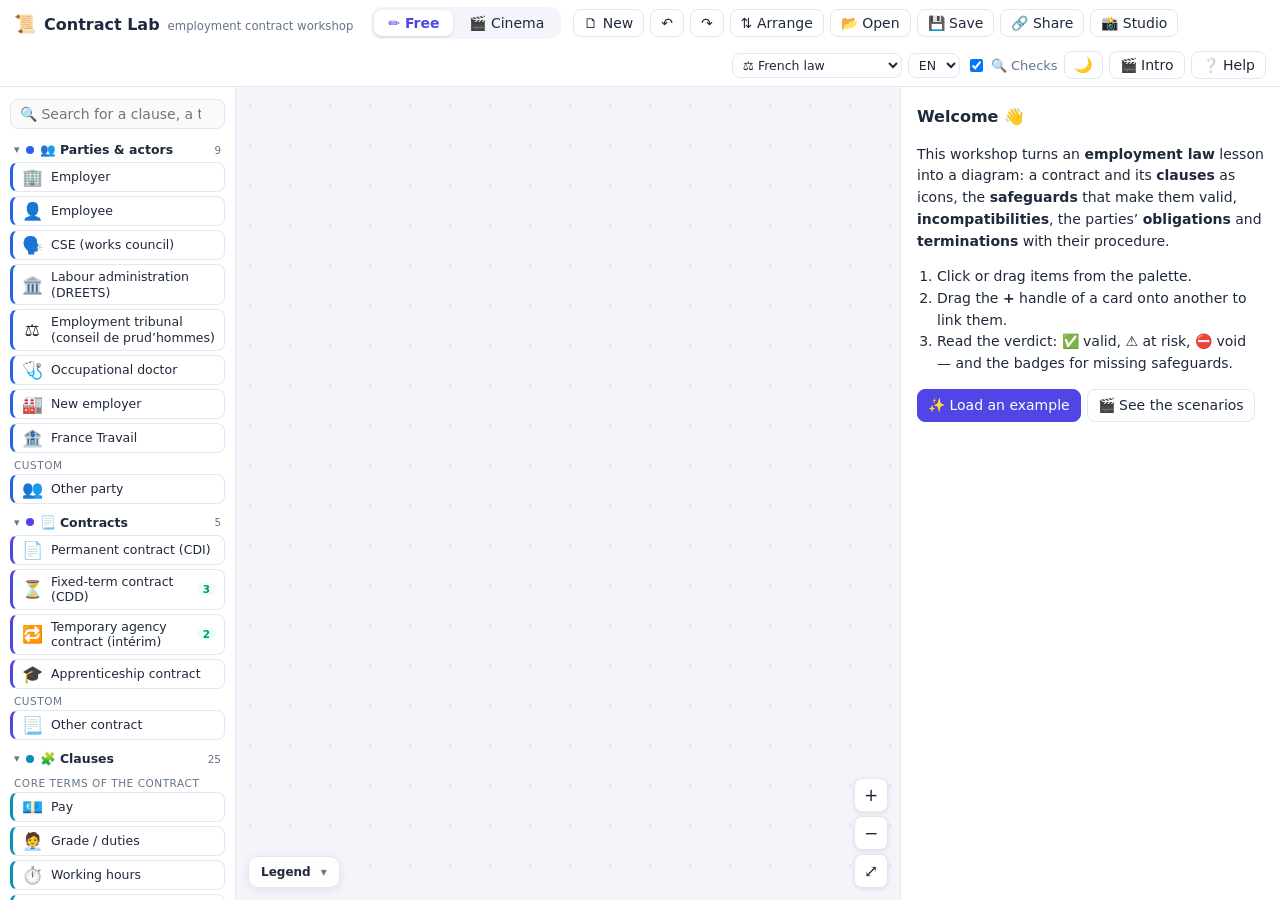
<file: index.html>
<!doctype html>
<html lang="fr">
<head>
<meta charset="utf-8">
<meta name="viewport" content="width=device-width, initial-scale=1">
<title>Contract Lab — atelier contrat de travail</title>
<meta name="description" content="Atelier pédagogique gratuit pour visualiser le contrat de travail : clauses en icônes, garde-fous qui les rendent valables, incompatibilités, obligations des parties, ruptures et leurs procédures. Scénarios animés pas à pas et quiz pour la classe.">
<link rel="canonical" href="https://edu-fpar.github.io/contract-lab/">
<link rel="alternate" hreflang="fr" href="https://edu-fpar.github.io/contract-lab/">
<link rel="alternate" hreflang="en" href="https://edu-fpar.github.io/contract-lab/en/">
<link rel="alternate" hreflang="es" href="https://edu-fpar.github.io/contract-lab/es/">
<!-- Aperçus de partage : ici en français ; /en/ et /es/ ont les leurs (visuels/<langue>/og.png, voir visuels/README.md) -->
<link rel="icon" href="data:image/svg+xml,%3Csvg xmlns='http://www.w3.org/2000/svg' viewBox='0 0 100 100'%3E%3Cpath d='M18 6h44l20 20v68H18z' fill='%230891b2'/%3E%3Cpath d='M30 46h40M30 60h40M30 74h26' stroke='%23fff' stroke-width='7'/%3E%3C/svg%3E">
<meta property="og:type" content="website">
<meta property="og:locale" content="fr_FR">
<meta property="og:site_name" content="Contract Lab">
<meta property="og:title" content="Contract Lab — atelier contrat de travail">
<meta property="og:description" content="Une clause de non-concurrence sans contrepartie ? Nulle. Un atelier visuel et des scénarios animés pour enseigner le contrat de travail, ses clauses, les obligations et les ruptures.">
<meta property="og:url" content="https://edu-fpar.github.io/contract-lab/">
<meta property="og:image" content="https://edu-fpar.github.io/contract-lab/visuels/fr/og.png">
<meta property="og:image:width" content="1200">
<meta property="og:image:height" content="630">
<meta property="og:image:alt" content="Contract Lab en mode cinéma : une clause de non-concurrence et ses garde-fous, avec une question à la salle">
<meta name="twitter:card" content="summary_large_image">
<meta name="twitter:title" content="Contract Lab — atelier contrat de travail">
<meta name="twitter:description" content="Clauses, garde-fous, obligations et ruptures du contrat de travail : un atelier visuel et des scénarios animés pour la classe.">
<meta name="twitter:image" content="https://edu-fpar.github.io/contract-lab/visuels/fr/og.png">
<script>
  /* Thème appliqué avant l'affichage pour éviter un flash : choix mémorisé, sinon réglage du système. */
  (function () {
    var t = null;
    try {
        t = localStorage.getItem('contract-lab.theme');
    } catch (e) { /* stockage indisponible */ }
    if (t !== 'light' && t !== 'dark') t = window.matchMedia && matchMedia('(prefers-color-scheme: dark)').matches ? 'dark' : 'light';
    document.documentElement.setAttribute('data-theme', t);
  })();
</script>
<link rel="stylesheet" href="css/app.css">
</head>
<body class="libre">

<header id="topbar">
  <div class="brand"><span class="logo">📜</span><b>Contract Lab</b><small>atelier contrat de travail</small></div>
  <nav class="modes" role="tablist">
    <button data-mode="libre" class="active" title="Construire librement un contrat ou un dossier">✏️ Libre</button>
    <button data-mode="cinema" title="Dérouler un scénario commenté">🎬 Cinéma</button>
  </nav>
  <div class="actions" id="actions-libre">
    <button id="btn-new" title="Vider le canevas">🗋<span class="lbl"> Nouveau</span></button>
    <button id="btn-undo" title="Annuler (Ctrl+Z)">↶</button>
    <button id="btn-redo" title="Rétablir (Ctrl+Y)">↷</button>
    <button id="btn-layout" title="Réorganiser automatiquement">⇅<span class="lbl"> Disposer</span></button>
    <button id="btn-open" title="Ouvrir un schéma (.json) ou un scénario (.md)">📂<span class="lbl"> Ouvrir</span></button>
    <button id="btn-save" title="Enregistrer le schéma (.json)">💾<span class="lbl"> Enregistrer</span></button>
    <button id="btn-share-libre" title="Copier un lien vers ce schéma (pour les élèves, un collègue)">🔗<span class="lbl"> Partager</span></button>
    <button id="btn-studio" title="Capturer des étapes et produire un scénario">📸<span class="lbl"> Studio</span></button>
  </div>
  <div class="actions" id="actions-cinema" hidden>
    <button id="btn-library" title="Choisir un scénario">📚<span class="lbl"> Scénarios</span></button>
    <button id="btn-share" title="Copier un lien vers ce scénario ou cette étape">🔗<span class="lbl"> Partager</span></button>
    <button id="btn-scorm" title="Exporter ce scénario en paquet SCORM (Moodle, LMS)">📦<span class="lbl"> SCORM</span></button>
    <button id="btn-edit-md" title="Voir et modifier le markdown du scénario">📝<span class="lbl"> Markdown</span></button>
    <button id="btn-to-libre" title="Reprendre l'état affiché en mode libre">✏️<span class="lbl"> Explorer librement</span></button>
  </div>
  <div class="actions right">
    <select id="opt-droit" class="hsel" aria-label="Droit applicable"></select>
    <select id="opt-lang" class="hsel" aria-label="Langue de l'interface" title="Langue de l'interface"></select>
    <label class="opt" title="Affiche les verdicts (valide, à risque, nulle) et les pastilles de garde-fous. Décochez pour laisser la classe juger."><input type="checkbox" id="opt-verif" checked> 🔍 Vérification</label>
    <button id="btn-theme" class="theme-btn" title="Mode jour / nuit">🌙</button>
    <button id="btn-help" title="Aide">❔<span class="lbl"> Aide</span></button>
  </div>
</header>

<main id="main">
  <aside id="palette"></aside>

  <section id="stage">
    <svg id="canvas" xmlns="http://www.w3.org/2000/svg"></svg>
    <div id="banner" hidden></div>
    <div id="zoom">
      <button data-z="in" title="Zoom avant">+</button>
      <button data-z="out" title="Zoom arrière">−</button>
      <button data-z="fit" title="Tout afficher (F)">⤢</button>
    </div>
    <div id="legend"></div>
    <div id="studio" hidden></div>
    <div id="qsheet" hidden aria-live="polite"></div>
    <div id="toast"></div>
  </section>

  <aside id="side">
    <div id="inspector"></div>
    <div id="commentary" hidden></div>
  </aside>
</main>

<footer id="player" hidden>
  <button id="pl-first" title="Début (Origine)">⏮</button>
  <button id="pl-prev" title="Étape précédente (←)">◀</button>
  <button id="pl-play" class="primary" title="Lecture / pause (Espace)">▶ Lecture</button>
  <button id="pl-next" class="primary" title="Étape suivante (→)">Suivant ▶</button>
  <button id="pl-reset" title="Remettre les cartes et les bulles déplacées à leur place d'origine" hidden>↺ Disposition</button>
  <div id="pl-progress"><div id="pl-dots"></div><div id="pl-timer"><i></i></div></div>
  <span id="pl-count">–</span>
  <div id="pl-view" role="group" aria-label="Affichage">
    <button data-v="schema" title="Schéma seul">🗺</button>
    <button data-v="split" title="Schéma et explications">◫</button>
    <button data-v="texte" title="Explications seules">📖</button>
  </div>
  <label class="pl-modelabel">Mode
    <select id="pl-mode">
      <option value="pas">Pas à pas</option>
      <option value="continu">Lecture continue</option>
    </select>
  </label>
  <label class="speed">Rythme <input type="range" id="pl-speed" min="0.25" max="3" step="0.25" value="1"> <span id="pl-speed-v">1×</span></label>
</footer>

<div id="modal" hidden><div class="dialog"><button class="close" title="Fermer (Échap)">×</button><div class="content"></div></div></div>
<input type="file" id="file-input" accept=".md,.markdown,.txt,.json" hidden>

<script src="js/i18n.js"></script>
<script src="js/i18n-en.js"></script>
<script src="js/i18n-es.js"></script>
<script src="js/model.js"></script>
<script src="js/catalog-fr-en.js"></script>
<script src="js/catalog-uk.js"></script>
<script src="js/catalog-es.js"></script>
<script src="js/scenario.js"></script>
<script src="js/docs.js"></script>
<script src="js/library.js"></script>
<script src="js/library-en.js"></script>
<script src="js/library-uk.js"></script>
<script src="js/library-es.js"></script>
<script src="js/scorm.js"></script>
<script src="js/app.js"></script>
<script src="js/intro-launcher.js"></script>
</body>
</html>
</file>
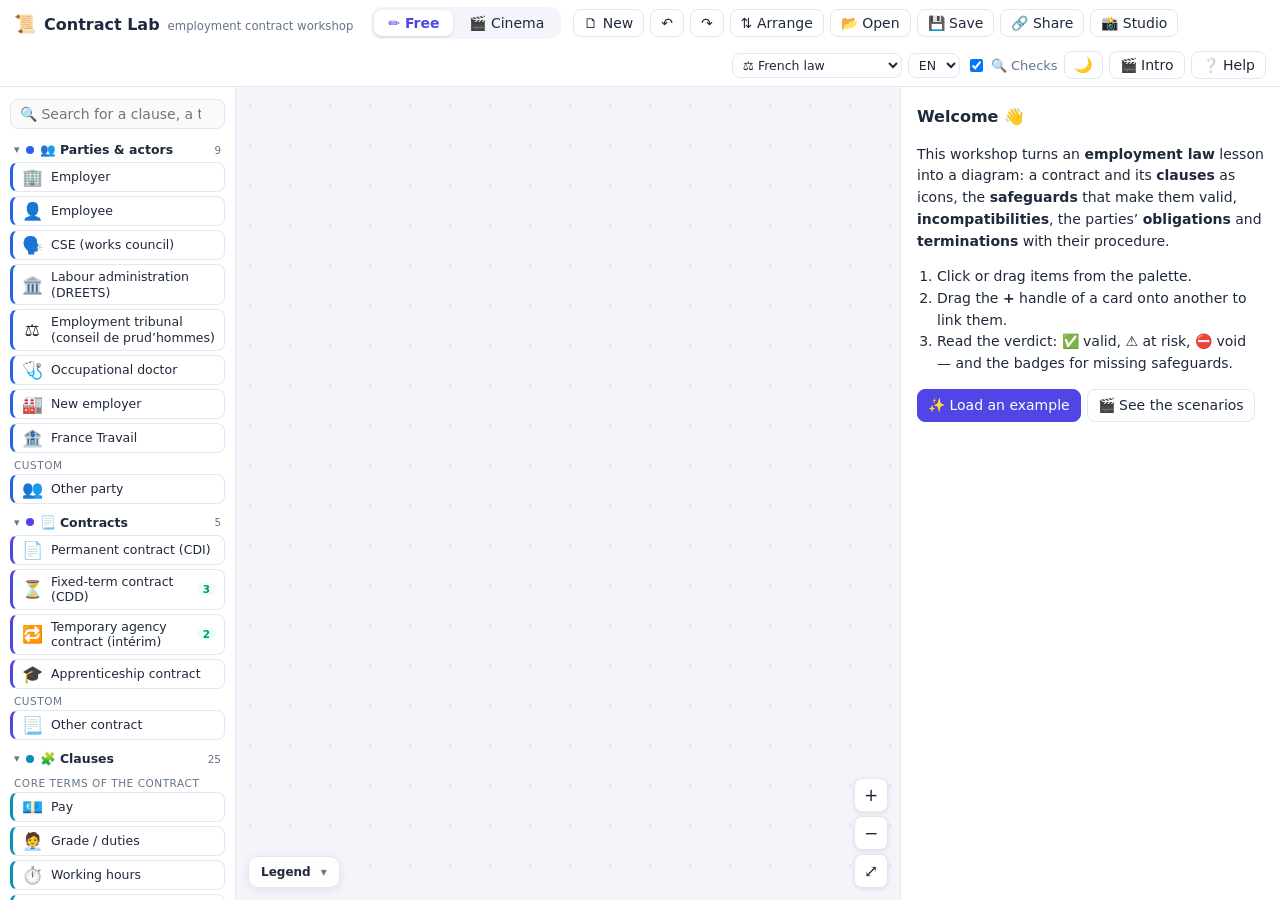
<file: en/index.html>
<!doctype html>
<html lang="en">
<head>
<meta charset="utf-8">
<meta name="viewport" content="width=device-width, initial-scale=1">
<!--
  Page d'entrée EN : elle donne aux réseaux sociaux (qui n'exécutent pas le JavaScript)
  un aperçu dans la bonne langue (visuels/en/og.png), puis envoie le visiteur vers ../?lang=en.
  Lien à partager : https://edu-fpar.github.io/contract-lab/en/   (voir visuels/README.md)
-->
<title>Contract Lab — employment contract workshop</title>
<meta name="description" content="Free teaching workshop to visualise the employment contract: terms as icons, the safeguards that make them enforceable, incompatibilities, duties of the parties, dismissals and their procedures. English law and French law. Step-by-step animated scenarios and quizzes for the classroom.">
<link rel="canonical" href="https://edu-fpar.github.io/contract-lab/en/">
<link rel="alternate" hreflang="fr" href="https://edu-fpar.github.io/contract-lab/">
<link rel="alternate" hreflang="en" href="https://edu-fpar.github.io/contract-lab/en/">
<link rel="alternate" hreflang="es" href="https://edu-fpar.github.io/contract-lab/es/">
<link rel="icon" href="data:image/svg+xml,%3Csvg xmlns='http://www.w3.org/2000/svg' viewBox='0 0 100 100'%3E%3Cpath d='M18 6h44l20 20v68H18z' fill='%230891b2'/%3E%3Cpath d='M30 46h40M30 60h40M30 74h26' stroke='%23fff' stroke-width='7'/%3E%3C/svg%3E">
<meta property="og:type" content="website">
<meta property="og:locale" content="en_GB">
<meta property="og:site_name" content="Contract Lab">
<meta property="og:title" content="Contract Lab — employment contract workshop">
<meta property="og:description" content="A non-compete that goes too far? Unenforceable. A visual workshop and animated scenarios to teach the employment contract, its terms, duties and dismissals (English law and French law).">
<meta property="og:url" content="https://edu-fpar.github.io/contract-lab/en/">
<meta property="og:image" content="https://edu-fpar.github.io/contract-lab/visuels/en/og.png">
<meta property="og:image:width" content="1200">
<meta property="og:image:height" content="630">
<meta property="og:image:alt" content="Contract Lab in cinema mode, English law: a non-compete and its safeguards, with the question put to the class and the answer revealed">
<meta name="twitter:card" content="summary_large_image">
<meta name="twitter:title" content="Contract Lab — employment contract workshop">
<meta name="twitter:description" content="Terms, safeguards, duties and dismissals: a visual workshop and animated scenarios for the classroom (English law and French law).">
<meta name="twitter:image" content="https://edu-fpar.github.io/contract-lab/visuels/en/og.png">
<script>
  /* Vers l'application dans la langue de la page, en gardant les paramètres éventuels (?scenario=…, #md=…). */
  (function () {
    var q = new URLSearchParams(location.search); q.set('lang', 'en');
    location.replace('../?' + q.toString() + location.hash);
  })();
</script>
<style>body{font:16px system-ui,sans-serif;background:#0b1120;color:#e5e7eb;display:grid;place-items:center;min-height:100vh;margin:0}a{color:#818cf8}</style>
</head>
<body>
<p><a href="../?lang=en">Open Contract Lab</a></p>
</body>
</html>
</file>
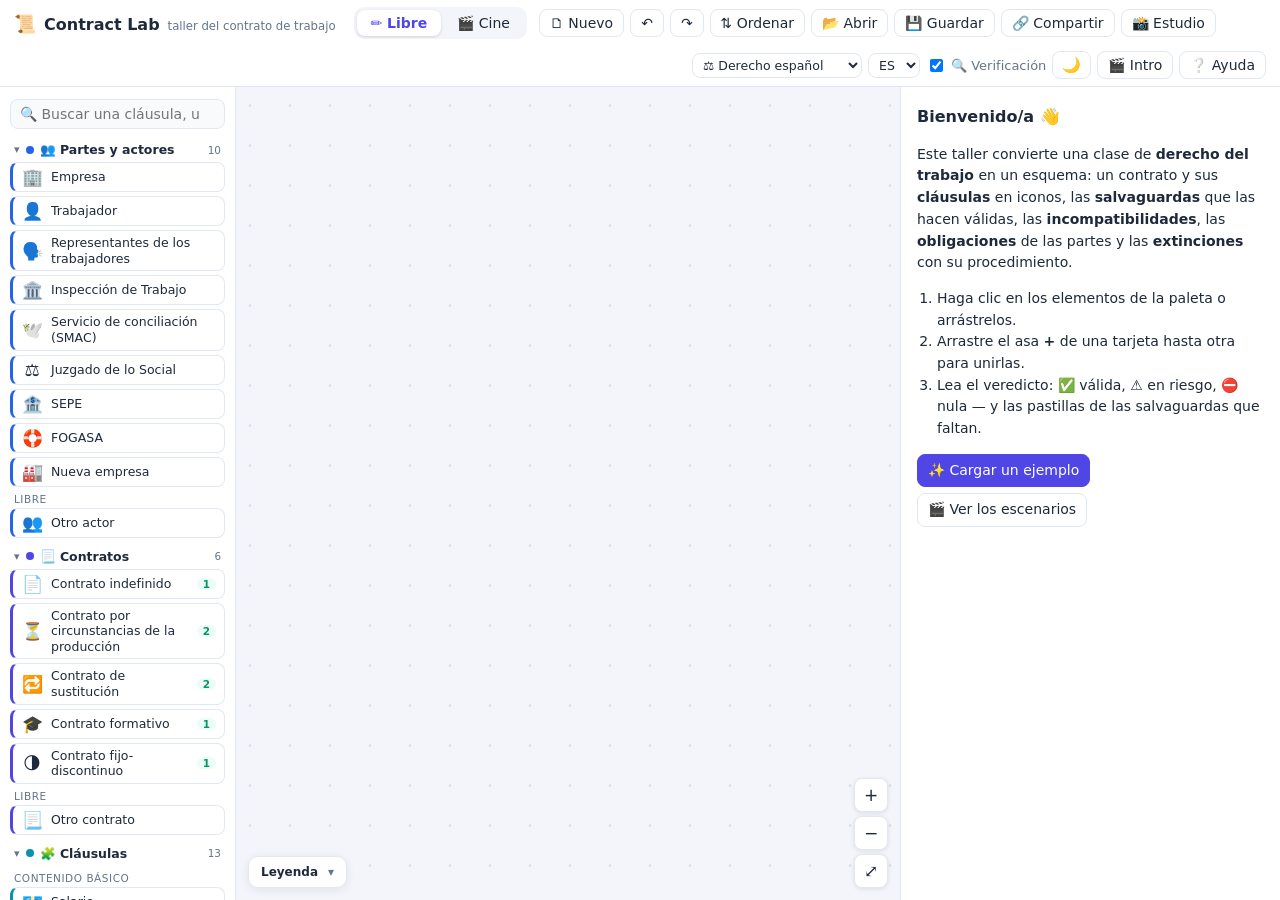
<file: es/index.html>
<!doctype html>
<html lang="es">
<head>
<meta charset="utf-8">
<meta name="viewport" content="width=device-width, initial-scale=1">
<!--
  Page d'entrée ES : elle donne aux réseaux sociaux (qui n'exécutent pas le JavaScript)
  un aperçu dans la bonne langue (visuels/es/og.png), puis envoie le visiteur vers ../?lang=es.
  Lien à partager : https://edu-fpar.github.io/contract-lab/es/   (voir visuels/README.md)
-->
<title>Contract Lab — taller del contrato de trabajo</title>
<meta name="description" content="Taller didáctico gratuito para visualizar el contrato de trabajo: cláusulas en iconos, las garantías que las hacen válidas, incompatibilidades, obligaciones de las partes, despidos y sus procedimientos. Derecho español. Escenarios animados paso a paso y cuestionarios para la clase.">
<link rel="canonical" href="https://edu-fpar.github.io/contract-lab/es/">
<link rel="alternate" hreflang="fr" href="https://edu-fpar.github.io/contract-lab/">
<link rel="alternate" hreflang="en" href="https://edu-fpar.github.io/contract-lab/en/">
<link rel="alternate" hreflang="es" href="https://edu-fpar.github.io/contract-lab/es/">
<link rel="icon" href="data:image/svg+xml,%3Csvg xmlns='http://www.w3.org/2000/svg' viewBox='0 0 100 100'%3E%3Cpath d='M18 6h44l20 20v68H18z' fill='%230891b2'/%3E%3Cpath d='M30 46h40M30 60h40M30 74h26' stroke='%23fff' stroke-width='7'/%3E%3C/svg%3E">
<meta property="og:type" content="website">
<meta property="og:locale" content="es_ES">
<meta property="og:site_name" content="Contract Lab">
<meta property="og:title" content="Contract Lab — taller del contrato de trabajo">
<meta property="og:description" content="¿Un pacto de no competencia sin compensación? Nulo. Un taller visual y escenarios animados para enseñar el contrato de trabajo, sus cláusulas, las obligaciones y los despidos (derecho español).">
<meta property="og:url" content="https://edu-fpar.github.io/contract-lab/es/">
<meta property="og:image" content="https://edu-fpar.github.io/contract-lab/visuels/es/og.png">
<meta property="og:image:width" content="1200">
<meta property="og:image:height" content="630">
<meta property="og:image:alt" content="Contract Lab en modo cine, derecho español: un pacto de no competencia y sus garantías, con la pregunta a la clase y la respuesta revelada">
<meta name="twitter:card" content="summary_large_image">
<meta name="twitter:title" content="Contract Lab — taller del contrato de trabajo">
<meta name="twitter:description" content="Cláusulas, garantías, obligaciones y despidos: un taller visual y escenarios animados para la clase (derecho español).">
<meta name="twitter:image" content="https://edu-fpar.github.io/contract-lab/visuels/es/og.png">
<script>
  /* Vers l'application dans la langue de la page, en gardant les paramètres éventuels (?scenario=…, #md=…). */
  (function () {
    var q = new URLSearchParams(location.search); q.set('lang', 'es');
    location.replace('../?' + q.toString() + location.hash);
  })();
</script>
<style>body{font:16px system-ui,sans-serif;background:#0b1120;color:#e5e7eb;display:grid;place-items:center;min-height:100vh;margin:0}a{color:#818cf8}</style>
</head>
<body>
<p><a href="../?lang=es">Abrir Contract Lab</a></p>
</body>
</html>
</file>
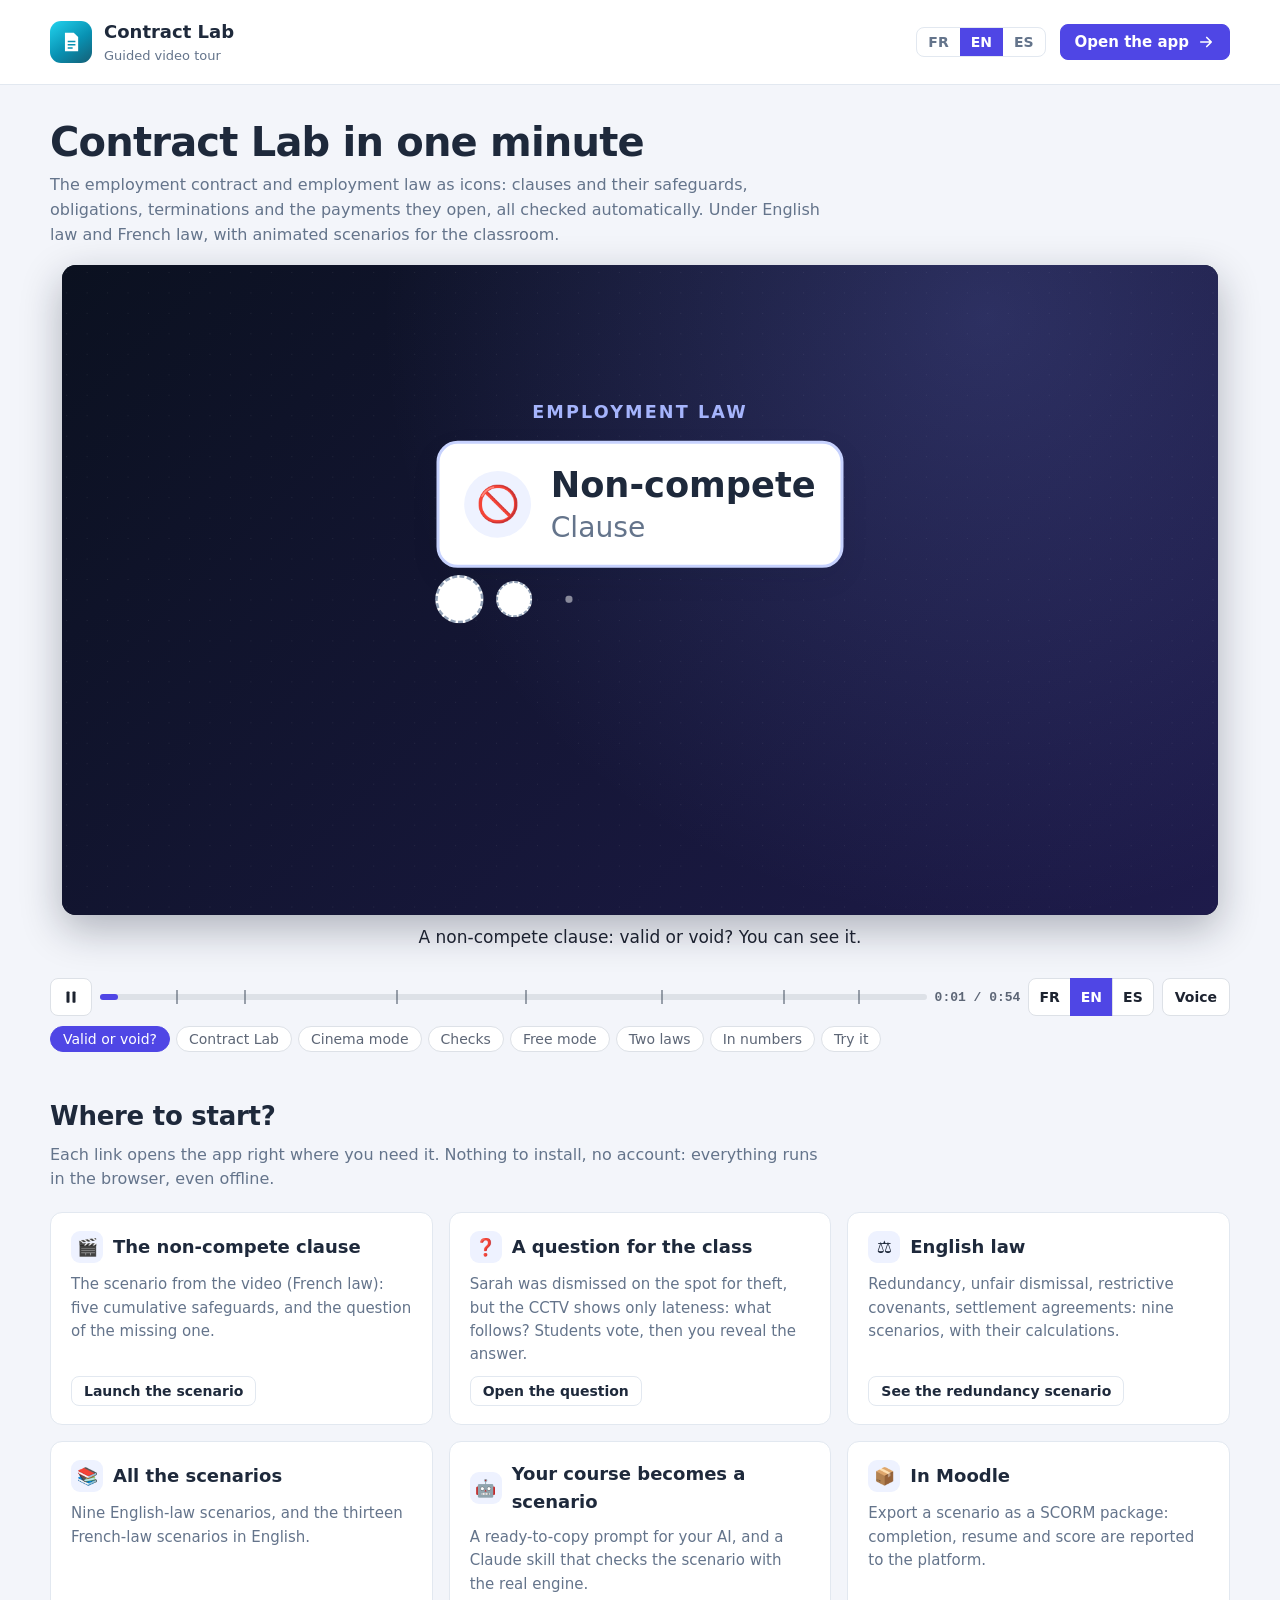
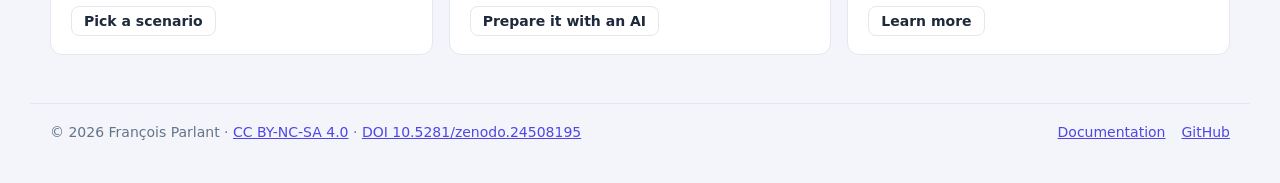
<file: intro.html>
<!DOCTYPE html>
<!--
  Contract Lab – visite guidée en vidéo (animation anim-kit).
  Kit : intro/kit/anim.css et intro/kit/anim.js, copiés tels quels depuis anim-kit (kit/) le 25/11/2026.
  Ne pas les modifier ici : ce qui est propre à Contract Lab (couleurs, maquettes) est dans le <style> ci-dessous.
  Relecture : intro/kit/planche.html?src=../../intro.html (outil de contrôle, exclu du git), ?dev=1 pour le format et les Coulisses.
-->
<html lang="fr">
<head>
<meta charset="utf-8">
<meta name="viewport" content="width=device-width,initial-scale=1">
<title>Contract Lab – Visite guidée</title>
<meta name="description" content="Contract Lab en une minute : le contrat de travail en icônes, le mode cinéma et ses questions à la salle, le mode libre, le droit français et le droit anglais.">
<link rel="canonical" href="https://edu-fpar.github.io/contract-lab/intro.html">
<link rel="icon" href="data:image/svg+xml,%3Csvg xmlns='http://www.w3.org/2000/svg' viewBox='0 0 100 100'%3E%3Cpath d='M18 6h44l20 20v68H18z' fill='%230891b2'/%3E%3Cpath d='M30 46h40M30 60h40M30 74h26' stroke='%23fff' stroke-width='7'/%3E%3C/svg%3E">
<link rel="stylesheet" href="intro/kit/anim.css">
<style>
 /* ================= page de présentation (autour de l'animation) =================
    Couleurs reprises de css/app.css (jour / nuit). */
 :root { --pg-bg: #f3f5fa; --pg-surface: #fff; --pg-line: #e2e8f0; --pg-ink: #1e293b; --pg-muted: #64748b;
  --pg-accent: #4f46e5; --pg-accent-soft: #eef2ff; color-scheme: light; }
 @media (prefers-color-scheme: dark) { :root { --pg-bg: #0b1120; --pg-surface: #141c2f; --pg-line: #2a3550; --pg-ink: #e2e8f0; --pg-muted: #94a3b8;
  --pg-accent: #818cf8; --pg-accent-soft: #252a4d; color-scheme: dark; } }
 [hidden] { display: none !important; }
 html, body { margin: 0; }
 body { background: var(--pg-bg); color: var(--pg-ink); font: 16px/1.55 "Segoe UI", system-ui, -apple-system, Roboto, sans-serif; }
 a { color: var(--pg-accent); }
 :focus-visible { outline: 3px solid var(--pg-accent); outline-offset: 2px; border-radius: 6px; }
 .wrap { max-width: 1180px; margin: 0 auto; padding: 0 20px; }
 .pg-top { background: var(--pg-surface); border-bottom: 1px solid var(--pg-line); }
 .pg-top .wrap { display: flex; align-items: center; gap: 14px; min-height: 68px; flex-wrap: wrap; padding-block: 8px; }
 .pg-brand { display: flex; align-items: center; gap: 12px; text-decoration: none; color: inherit; margin-right: auto; }
 .pg-logo { width: 42px; height: 42px; border-radius: 11px; background: linear-gradient(145deg, #22d3ee, #0891b2 55%, #155e75); display: grid; place-items: center; flex: none; }
 .pg-logo svg { width: 22px; height: 22px; }
 .pg-brand b { display: block; font-size: 18px; }
 .pg-brand small { display: block; color: var(--pg-muted); font-size: 13px; }
 .pg-langs { display: flex; border: 1px solid var(--pg-line); border-radius: 8px; overflow: hidden; }
 .pg-langs button { border: 0; background: transparent; padding: 6px 11px; cursor: pointer; font: 600 14px system-ui; color: var(--pg-muted); }
 .pg-langs button[aria-pressed="true"] { background: var(--pg-accent); color: #fff; }
 .pg-btn { display: inline-flex; align-items: center; gap: 8px; border: 1px solid var(--pg-line); background: var(--pg-surface); border-radius: 8px; padding: 8px 14px;
  font: 600 15px system-ui, sans-serif; text-decoration: none; color: var(--pg-ink); cursor: pointer; }
 .pg-btn.primary { background: var(--pg-accent); border-color: var(--pg-accent); color: #fff; }
 @media (prefers-color-scheme: dark) { .pg-btn.primary, .pg-langs button[aria-pressed="true"] { color: #0b1120; } }
 .pg-btn svg { width: 18px; height: 18px; }
 .pg-hero { padding: 34px 20px 18px; }
 .pg-hero h1 { margin: 0; font-size: clamp(28px, 4vw, 40px); letter-spacing: -.02em; line-height: 1.15; }
 .pg-hero p { color: var(--pg-muted); max-width: 780px; margin: 8px 0 0; }
 .pg-blk { padding: 44px 0 8px; }
 .pg-blk h2 { margin: 0; font-size: 26px; letter-spacing: -.01em; }
 .pg-blk .wrap > p { color: var(--pg-muted); margin: 6px 0 20px; max-width: 780px; }
 .pg-grid { display: grid; grid-template-columns: repeat(auto-fill, minmax(300px, 1fr)); gap: 16px; }
 .pg-card { background: var(--pg-surface); border: 1px solid var(--pg-line); border-radius: 12px; padding: 18px 20px; display: flex; flex-direction: column; gap: 10px; }
 .pg-card h3 { margin: 0; font-size: 18px; display: flex; align-items: center; gap: 10px; }
 .pg-card h3 span { width: 32px; height: 32px; border-radius: 9px; background: var(--pg-accent-soft); display: grid; place-items: center; flex: none; font-size: 17px; }
 .pg-card p { margin: 0; color: var(--pg-muted); font-size: 15px; }
 .pg-card .pg-btn { margin-top: auto; align-self: flex-start; font-size: 14px; padding: 6px 12px; }
 .pg-foot { padding: 40px 0; color: var(--pg-muted); font-size: 14px; }
 .pg-foot .wrap { display: flex; gap: 16px; justify-content: space-between; flex-wrap: wrap; border-top: 1px solid var(--pg-line); padding-top: 18px; }
 .pg-foot .wrap > span:last-child { display: flex; gap: 16px; }

 /* lecteur du kit : aux couleurs de Contract Lab, sans les commandes de fabrication (format, coulisses), sauf ?dev=1 */
 .ap { --apa: #4f46e5; --aps: #eef2ff; }
 @media (prefers-color-scheme: dark) { .ap { --apb: #141c2f; --apl: #2a3550; --apt: #e2e8f0; --apm: #94a3b8; --apa: #818cf8; --aps: #252a4d; } }
 .ap-view { background: #0b1120; box-shadow: 0 14px 40px rgba(15, 23, 42, .3); }
 .ap-big { background: rgba(79, 70, 229, .92); }
 body:not(.dev) .ap-seg[data-group="format"], body:not(.dev) .ap [data-act="dbg"], body:not(.dev) .ap-dbg { display: none !important; }
 .ap-end { gap: 12px; flex-wrap: wrap; }
 .ap-end .pg-btn, .ap-end .ap-btn { font-size: 17px; padding: 12px 20px; }

 /* mode intégré (?embed=app) : ouverte par l'application dans une fenêtre */
 .pg-embedbar { display: none; }
 body.embed { background: #0b1120; color: #e2e8f0; min-height: 100vh; }
 body.embed .pg-top, body.embed .pg-hero, body.embed .pg-blk, body.embed .pg-foot { display: none !important; }
 body.embed .pg-embedbar { display: flex; align-items: center; justify-content: space-between; gap: 12px; padding: 12px 0; }
 body.embed .pg-embedbar .pg-brand small { color: #94a3b8; }
 body.embed .ap { --apb: #141c2f; --apl: #2a3550; --apt: #e2e8f0; --apm: #94a3b8; --apa: #818cf8; }
 .pg-embed-r { display: flex; align-items: center; gap: 10px; }
 body.embed .pg-langs { border-color: rgba(255,255,255,.25); }
 body.embed .pg-langs button { color: #94a3b8; }
 body.embed .pg-langs button[aria-pressed="true"] { background: #818cf8; color: #0b1120; }
 .pg-skip { display: inline-flex; align-items: center; gap: 8px; border: 1px solid rgba(255,255,255,.3); background: rgba(255,255,255,.08); color: #fff;
  border-radius: 8px; padding: 8px 14px; font: 600 15px system-ui, sans-serif; cursor: pointer; }
 .pg-skip svg { width: 16px; height: 16px; }
 @media (max-width: 640px) { .pg-top .pg-btn span { display: none; } }
 /* rendu (?render=1 : planche contact, export vidéo) : l'animation seule */
 .anim-render .pg-top, .anim-render .pg-hero, .anim-render .pg-blk, .anim-render .pg-foot, .anim-render .pg-embedbar { display: none !important; }
 .anim-render .wrap { max-width: none; padding: 0; }

 /* ================= thème Contract Lab ================= */
 .anim {
  --bg1: #0b1120; --bg2: #1e1b4b; --glow: 129, 140, 248;
  --ink: #eef2ff; --soft: #c7d2fe; --muted: #94a3b8;
  --accent: #4f46e5; --accent2: #a5b4fc; --ok: #15803d; --okL: #4ade80; --warn: #f59e0b; --ko: #f87171;
  --font: "Segoe UI", system-ui, -apple-system, Roboto, Arial, sans-serif;
  /* application (thème jour de css/app.css) */
  --a-bg: #f3f5fa; --a-panel: #fff; --a-ink: #1e293b; --a-muted: #64748b; --a-line: #e2e8f0; --a-dot: #d5dbe7;
  --a-accent: #4f46e5; --a-soft: #eef2ff; --a-ok: #15803d; --a-ok-soft: #ecfdf5; --a-ok-line: #a7f3d0;
  --a-ko: #dc2626; --a-ko-soft: #fef2f2; --a-warn: #b45309; --a-warn-soft: #fffbeb; --a-warn-line: #fed7aa;
 }
 .anim .k-logo { background: linear-gradient(145deg, #22d3ee, #0891b2 55%, #155e75); }
 .anim .k-logo svg { width: 50%; height: 50%; filter: drop-shadow(0 4px 8px rgba(8,51,68,.45)); }
 .anim .k-pill.is-green { background: #15803d; }
 .anim .k-stat b { background: linear-gradient(#e0e7ff, #a5b4fc); -webkit-background-clip: text; background-clip: text; color: transparent; }
 .k-h1.grad { background: linear-gradient(90deg, #fff, #c7d2fe 60%, #a5b4fc); -webkit-background-clip: text; background-clip: text; color: transparent; padding-bottom: .05em; }
 .stack { display: grid; } .stack > * { grid-area: 1 / 1; }

 /* ================= maquette de l'application ================= */
 .g-demo.wide { grid-template-columns: minmax(0, 2.15fr) minmax(0, 1fr); gap: 3%; }
 .anim[data-format="16x9"] .g-demo .g-side .k-h2 { font-size: 1.6em; }
 .anim[data-format="9x16"] .g-demo.wide, .anim[data-format="1x1"] .g-demo.wide { grid-template-columns: minmax(0, 1fr); }
 .anim[data-format="9x16"] .g-demo .g-side { order: -1; gap: .45em; }
 .anim[data-format="1x1"] .g-demo .g-side { order: -1; gap: .3em; }
 .anim[data-format="1x1"] .g-demo .k-h2 { font-size: 1.45em; }
 .g-side .k-list { font-size: .9em; }
 .app { position: relative; display: grid; grid-template-rows: auto minmax(0, 1fr) auto; background: var(--a-bg); color: var(--a-ink);
  border-radius: 16px; overflow: hidden; font-size: .74em; line-height: 1.3; box-shadow: 0 30px 80px rgba(0,0,0,.5), 0 0 0 1px rgba(165,180,252,.2); }
 .anim[data-format="9x16"] .app { font-size: .7em; }
 .anim[data-format="1x1"] .app { font-size: .68em; }
 .app-top { display: flex; align-items: center; gap: .7em; padding: .6em 1em; background: var(--a-panel); border-bottom: 1px solid var(--a-line); white-space: nowrap; }
 .app-brand { font-weight: 800; font-size: 1.1em; }
 .app-brand small { color: var(--a-muted); font-weight: 400; font-size: .75em; margin-left: .3em; }
 .app-modes { display: flex; background: #eef1f6; border-radius: .6em; padding: .2em; }
 .app-modes > span { padding: .25em .8em; border-radius: .45em; font-weight: 600; color: var(--a-muted); }
 .app-modes .on { background: #fff; color: var(--a-accent); box-shadow: 0 1px 3px rgba(15,23,42,.15); }
 .app-sp { flex: 1; }
 .app-b { border: 1px solid var(--a-line); background: var(--a-panel); border-radius: .5em; padding: .25em .7em; font-weight: 600; }
 .app-chk { display: inline-flex; align-items: center; gap: .35em; font-weight: 600; }
 .app-chk i { width: 1em; height: 1em; border-radius: .2em; display: grid; place-items: center; font-style: normal; font-size: .9em; }
 .app-chk i.on { background: var(--a-accent); color: #fff; } .app-chk i.off { background: #fff; box-shadow: inset 0 0 0 .12em #94a3b8; }
 .anim[data-format="9x16"] .app-brand small, .anim[data-format="1x1"] .app-brand small { display: none; }
 .canvas { position: relative; min-height: 0; padding: 1.2em 1em; display: grid; align-content: center; justify-items: center; gap: .9em;
  background: radial-gradient(var(--a-dot) 1.2px, transparent 1.4px) 0 0 / 20px 20px, var(--a-bg); }
 .row { display: flex; gap: .8em; justify-content: center; align-items: center; flex-wrap: wrap; }
 /* carte (nœud du canevas) */
 .cn { position: relative; display: flex; align-items: center; gap: .55em; min-width: 9.5em; max-width: 13em; padding: .5em .7em; background: #fff; color: var(--a-ink);
  border: .1em solid #c7d2fe; border-radius: .6em; box-shadow: 0 .3em .8em rgba(15,23,42,.08); text-align: left; }
 .cn > i:first-child { flex: none; width: 1.9em; height: 1.9em; border-radius: 50%; display: grid; place-items: center; font-style: normal; background: #eef2ff; }
 .cn > span { display: grid; min-width: 0; }
 .cn b { font-weight: 600; } .cn small { color: var(--a-muted); font-size: .8em; }
 .cn.lim { border-radius: 1.2em; border-color: #a7f3d0; }
 .cn.etape { min-width: 7.5em; border-color: #cbd5e1; }
 .cn .ring { position: absolute; inset: -.15em; border-radius: inherit; pointer-events: none; }
 .ring.ok { border: .15em solid #16a34a; background: rgba(22,163,74,.07); }
 .ring.ko { border: .15em solid #dc2626; background: rgba(220,38,38,.06); }
 .ring.warn { border: .15em solid #d97706; background: rgba(217,119,6,.06); }
 .ring.sel { inset: -.35em; border: .15em solid #fbbf24; border-radius: .9em; box-shadow: 0 0 0 .25em rgba(251,191,36,.25); }
 /* verdict et pastilles sous la carte */
 .under { display: grid; justify-items: start; gap: .2em; margin-top: .25em; }
 .vd { font-style: normal; font-weight: 700; font-size: .85em; padding: .05em .5em; border-radius: 999px; white-space: nowrap; }
 .vd.ko { color: var(--a-ko); background: var(--a-ko-soft); } .vd.ok { color: var(--a-ok); background: var(--a-ok-soft); } .vd.warn { color: var(--a-warn); background: var(--a-warn-soft); }
 .pz { display: flex; gap: .25em; }
 .pz > span { position: relative; width: 1.3em; height: 1.3em; }
 .pz > span > i { position: absolute; inset: 0; border-radius: 50%; display: grid; place-items: center; font-style: normal; font-size: .7em; }
 .pz .off { border: .12em dashed #94a3b8; background: #fff; }
 .pz .on { background: #16a34a; color: #fff; font-size: .75em; }
 .node { display: grid; justify-items: start; }
 /* liens */
 .vl { width: .14em; height: 1.1em; background: #94a3b8; justify-self: center; }
 .arrow { color: #64748b; font-weight: 700; display: grid; justify-items: center; font-size: .9em; line-height: 1; }
 .arrow small { font-size: .75em; color: var(--a-accent); background: #fff; border: 1px solid #c7d2fe; border-radius: 999px; padding: .05em .45em; white-space: nowrap; }
 .chain { flex-wrap: nowrap; gap: .5em; } .chain .cn { min-width: 0; }
 .anim[data-format="9x16"] .chain { flex-direction: column; gap: .3em; }
 .anim[data-format="9x16"] .chain .arrow { display: flex; gap: .5em; align-items: center; }
 .anim[data-format="9x16"] .chain .ag { rotate: 90deg; }
 .bracket { width: 82%; height: .8em; border: .14em solid #86efac; border-bottom: 0; border-radius: .4em .4em 0 0; }
 /* barre de question (mode cinéma) */
 .qbar { background: #fff; border-top: 1px solid var(--a-line); padding: .7em 1em .9em; display: grid; gap: .55em; }
 .qh { display: flex; align-items: center; gap: .6em; font-size: 1.15em; font-weight: 700; }
  .qh .tag { font-size: .75em; padding: .15em .6em; border-radius: 999px; background: var(--a-soft); color: var(--a-accent); }
 .opts { display: grid; grid-template-columns: repeat(4, minmax(0, 1fr)); gap: .5em; }
 .anim[data-format="9x16"] .opts, .anim[data-format="1x1"] .opts { grid-template-columns: repeat(2, minmax(0, 1fr)); }
 .opt { position: relative; display: flex; gap: .5em; align-items: center; padding: .5em .6em; border: 1px solid var(--a-line); border-radius: .6em; background: #fbfcfe; }
 .opt > b { flex: none; width: 1.6em; height: 1.6em; border-radius: 50%; display: grid; place-items: center; background: #94a3b8; color: #fff; font-size: .85em; }
 .opt .pick { position: absolute; inset: -1px; border-radius: .6em; border: .15em solid var(--a-accent); }
 .opt .good { position: absolute; inset: -1px; border-radius: .6em; border: .15em solid #16a34a; background: rgba(22,163,74,.1); }
 .opt .dim { position: absolute; inset: -1px; border-radius: .6em; background: rgba(243,245,250,.7); }
 .opt .tick { position: absolute; right: -.45em; top: -.55em; width: 1.5em; height: 1.5em; border-radius: 50%; display: grid; place-items: center; background: #16a34a; color: #fff; font-weight: 900; font-style: normal; }

 /* ================= 1. accroche ================= */
 /* en espagnol, le pacte de non-concurrence n'a que deux garanties (art. 21.2 ET) : les trois autres disparaissent */
 html[lang="es"] .no-es { display: none !important; }
 .s-hook { font-size: 1.3em; }
 .s-hook .big { font-size: 1.5em; }
 .s-hook .big .cn { min-width: 11em; }
 .s-hook .stamp { justify-self: center; margin-top: .3em; font-size: 1.3em; font-weight: 800; letter-spacing: .02em; padding: .15em .8em; border-radius: .4em;
  color: #fecaca; border: .12em solid #f87171; background: rgba(220,38,38,.18); rotate: -4deg; }
 .s-hook .k-h2 { margin-top: .2em; }

 /* ================= 3. cinéma ================= */
 .s-cine .canvas { gap: .55em; }
 .anim[data-format="9x16"] .s-cine .g5 { flex-basis: 100%; display: flex; justify-content: center; }

 /* ================= 4. faute grave ================= */
 .fault .cn { min-width: 11em; }
 .rights .cn { min-width: 10.5em; }
 .rights .under { justify-items: center; justify-self: center; }
 .rights .node { justify-items: center; }
 .x { position: absolute; right: -.5em; top: -.6em; width: 1.5em; height: 1.5em; border-radius: 50%; display: grid; place-items: center; background: #dc2626; color: #fff; font-style: normal; font-weight: 800; }
 .strike-me { position: absolute; left: .4em; right: .4em; top: 50%; height: .12em; background: #dc2626; transform-origin: left center; }

 /* ================= 5. libre ================= */
 .libre { display: grid; grid-template-columns: 12em minmax(0, 1fr); min-height: 0; }
 .pal { background: var(--a-panel); border-right: 1px solid var(--a-line); padding: .7em; display: grid; gap: .35em; align-content: start; }
 .pal .search { border: 1px solid var(--a-line); border-radius: .5em; padding: .35em .6em; color: var(--a-muted); min-height: 2em; }
 .pal .search span { color: var(--a-ink); }
 .pal .fam { display: flex; gap: .45em; align-items: center; padding: .3em .5em; border-radius: .45em; font-weight: 600; }
 .pal .fam small { margin-left: auto; color: var(--a-muted); font-weight: 400; }
 .pal .hit { position: relative; display: flex; gap: .45em; align-items: center; padding: .35em .55em; border-radius: .45em; background: var(--a-soft); color: var(--a-accent); font-weight: 700; border: 1px solid #c7d2fe; }
 .anim[data-format="9x16"] .libre { grid-template-columns: 9.5em minmax(0, 1fr); }
 .anim[data-format="9x16"] .pal .fam small, .anim[data-format="1x1"] .pal .fam small { display: none; }
 .anim[data-format="1x1"] .libre { grid-template-columns: 10em minmax(0, 1fr); }
 .insp { background: #fff; border: 1px solid #c7d2fe; border-radius: .7em; padding: .55em .7em; display: grid; gap: .4em; box-shadow: 0 .6em 1.4em rgba(15,23,42,.12); font-size: .92em; }
 .insp p { color: var(--a-muted); }
 .insp .add { display: inline-flex; align-items: center; gap: .4em; justify-self: start; padding: .3em .65em; border-radius: .5em; background: var(--a-accent); color: #fff; font-weight: 700; }
 .judge { justify-self: center; padding: .35em .9em; border-radius: 999px; background: #fffbeb; color: #92400e; border: 1px solid #fed7aa; font-weight: 700; }

 /* ================= 6. deux droits ================= */
 .law { position: relative; display: grid; border: 1px solid var(--a-line); border-radius: .5em; background: #fff; font-weight: 600; min-width: 9.5em; }
 .law > span { grid-area: 1 / 1; padding: .25em .7em; }
 .calc { display: grid; gap: .25em; background: #fff; border: 1px solid #fde68a; border-radius: .7em; padding: .6em .8em; min-width: 18em; box-shadow: 0 .3em .8em rgba(15,23,42,.08); }
 .calc header { display: flex; gap: .5em; align-items: center; font-weight: 700; }
 .calc .ln { display: flex; justify-content: space-between; gap: 1.2em; color: var(--a-muted); }
 .calc .tot { display: flex; justify-content: space-between; gap: 1em; border-top: 1px solid var(--a-line); padding-top: .3em; font-weight: 800; color: var(--a-ink); }
 .calc .tot b { color: #15803d; font-size: 1.2em; font-variant-numeric: tabular-nums; }
 .twolaw { display: grid; align-content: center; justify-items: center; gap: .9em; }

 /* ================= 7–8. chiffres, appel à l'action ================= */
 .k-stat span { max-width: 9em; }
 .s-cta .doi { color: var(--muted); font-size: .7em; }
</style>
</head>
<body>

<header class="pg-top">
 <div class="wrap">
  <a class="pg-brand" href="index.html" data-app><span class="pg-logo"></span><span><b>Contract Lab</b><small data-p="tagline">Visite guidée en vidéo</small></span></a>
  <div class="pg-langs" role="group" aria-label="Langue / Language">
   <button type="button" data-plang="fr" aria-pressed="false">FR</button><button type="button" data-plang="en" aria-pressed="false">EN</button><button type="button" data-plang="es" aria-pressed="false">ES</button>
  </div>
  <a class="pg-btn primary" href="index.html" data-app><span data-p="openApp">Ouvrir l'application</span></a>
 </div>
</header>

<main>
 <div class="wrap pg-hero">
  <h1 data-p="h1">Contract Lab en une minute</h1>
  <p data-p="lead"></p>
 </div>

 <div class="wrap">
  <div class="pg-embedbar">
   <span class="pg-brand"><span class="pg-logo"></span><span><b>Contract Lab</b><small data-p="tagline">Visite guidée en vidéo</small></span></span>
   <span class="pg-embed-r"><span class="pg-langs" role="group" aria-label="Langue / Language"><button type="button" data-plang="fr" aria-pressed="false">FR</button><button type="button" data-plang="en" aria-pressed="false">EN</button><button type="button" data-plang="es" aria-pressed="false">ES</button></span>
   <button class="pg-skip" id="pg-skip" type="button"><span data-p="skip">Passer l'introduction</span><svg viewBox="0 0 24 24" fill="none" stroke="currentColor" stroke-width="2.2" stroke-linecap="round" stroke-linejoin="round"><path d="m6 6 6 6-6 6M13 6l6 6-6 6"/></svg></button></span>
  </div>

<!-- L'animation : une .anim de scènes (anim-kit). Le lecteur se construit autour. -->
<div class="anim" data-title="title">

 <!-- ============ 1. Accroche : valable ou nulle ? ============ -->
 <section class="scene g-center s-hook" data-dur="5" data-chapter="ch1" data-say="say1" data-key="4.3">
  <p class="k-kicker" data-in="fade 0.1 0.5" data-t="hookK"></p>
  <div class="big" data-in="zoom 0.2 0.6">
   <div class="node">
    <div class="cn"><i>🚫</i><span><b data-t="ncName"></b><small data-t="tClause"></small></span><i class="ring ko" data-in="fade 2.6 0.4"></i></div>
    <div class="under">
     <span class="pz" data-stagger="0.9 0.12"><span data-in="pop"><i class="off"></i></span><span class="no-es" data-in="pop"><i class="off"></i></span><span class="no-es" data-in="pop"><i class="off"></i></span><span class="no-es" data-in="pop"><i class="off"></i></span><span data-in="pop"><i class="off"></i></span></span>
    </div>
   </div>
  </div>
  <h2 class="k-h2" data-in="fade-up 1.4 0.6" data-t="hookQ"></h2>
  <span class="stamp" data-in="pop 2.6 0.5" data-t="hookA"></span>
 </section>

 <!-- ============ 2. Titre ============ -->
 <section class="scene g-center" data-dur="4.5" data-chapter="ch2" data-say="say2">
  <div class="k-logo" data-in="pop 0.1 0.7"><svg viewBox="0 0 40 40" aria-hidden="true"><path d="M9 3h16l8 8v26H9z" fill="#fff"/><path d="M14 19h14M14 25h14M14 31h9" stroke="#0891b2" stroke-width="2.6"/></svg></div>
  <p class="k-kicker" data-in="fade 0.6" data-t="kicker"></p>
  <h1 class="k-h1 grad" data-in="blur 0.75 0.7">Contract Lab</h1>
  <p class="k-sub" data-in="fade-up 1.2" data-t="sub"></p>
  <div class="k-row k-center" data-stagger="1.9 0.15">
   <span class="k-pill" data-in="pop">🧩 <span data-t="chip1"></span></span>
   <span class="k-pill is-green" data-in="pop">🔒 <span data-t="chip2"></span></span>
   <span class="k-pill is-amber" data-in="pop">💔 <span data-t="chip3"></span></span>
   <span class="k-pill is-glass" data-in="pop">🎁 <span data-t="chip4"></span></span>
  </div>
 </section>

 <!-- ============ 3. Mode cinéma : la non-concurrence et sa question à la salle ============ -->
 <section class="scene g-demo wide s-cine" data-dur="10" data-chapter="ch3" data-say="say3" data-key="8.6">
  <div class="app" data-in="fade-up 0.1 0.6">
   <div class="app-top"><span class="app-brand">📜 Contract Lab<small data-t="appSub"></small></span>
    <span class="app-modes"><span>✏️ <span data-t="mLibre"></span></span><span class="on">🎬 <span data-t="mCine"></span></span></span><span class="app-sp"></span>
    <span class="app-b hide-9x16 hide-1x1">📚 <span data-t="bScen"></span></span></div>
   <div class="canvas">
    <div class="cn" data-in="pop 0.4 0.4"><i>📃</i><span><b data-t="ctK"></b><small data-t="ctT"></small></span></div>
    <div class="vl" data-in="fade 0.6 0.3"></div>
    <div class="node" data-in="pop 0.6 0.4">
     <div class="cn"><i>🚫</i><span><b data-t="ncName"></b><small data-t="tClause"></small></span><i class="ring ko" data-out="fade 6.8 0.3"></i><i class="ring ok" data-in="fade 6.8 0.4"></i></div>
     <div class="under">
      <span class="stack"><em class="vd ko" data-out="fade 6.8 0.2" data-t="vNulle"></em><em class="vd ok" data-in="pop 6.9 0.4" data-t="vValide"></em></span>
      <span class="pz"><span><i class="off"></i><i class="on" data-in="pop 1.25 0.3">✓</i></span><span class="no-es"><i class="off"></i><i class="on" data-in="pop 1.65 0.3">✓</i></span><span class="no-es"><i class="off"></i><i class="on" data-in="pop 2.05 0.3">✓</i></span><span class="no-es"><i class="off"></i><i class="on" data-in="pop 2.45 0.3">✓</i></span><span><i class="off"></i><i class="on" data-in="pop 6.5 0.3">✓</i></span></span>
     </div>
    </div>
    <div class="bracket" data-in="fade 1.0 0.3"></div>
    <div class="row">
     <div class="cn lim" data-in="pop 1.1 0.35"><i>🏰</i><span><b data-t="g1"></b></span></div>
     <div class="cn lim no-es" data-in="pop 1.5 0.35"><i>⌛</i><span><b data-t="g2"></b></span></div>
     <div class="cn lim no-es" data-in="pop 1.9 0.35"><i>🗺️</i><span><b data-t="g3"></b></span></div>
     <div class="cn lim no-es" data-in="pop 2.3 0.35"><i>🧩</i><span><b data-t="g4"></b></span></div>
     <div class="g5"><div class="cn lim" data-in="pop 6.3 0.4"><i>💰</i><span><b data-t="g5"></b></span><i class="ring sel" data-in="fade 6.5 0.3"></i></div></div>
    </div>
   </div>
   <div class="qbar" data-in="fade-up 3.2 0.5">
    <div class="qh"><span class="tag">❓ <span data-t="qTag"></span></span><span data-t="qT"></span></div>
    <div class="opts" data-stagger="3.5 0.12">
     <div class="opt" data-in="fade-up"><b>A</b><span data-t="qA"></span><i class="dim" data-in="fade 5.9 0.3"></i></div>
     <div class="opt" id="c-b" data-in="fade-up"><b>B</b><span data-t="qB"></span><i class="pick" data-in="fade 5.2 0.2" data-out="fade 5.8 0.2"></i><i class="good" data-in="fade 5.8 0.3"></i><i class="tick" data-in="pop 5.9 0.4">✓</i></div>
     <div class="opt" data-in="fade-up"><b>C</b><span data-t="qC"></span><i class="dim" data-in="fade 5.9 0.3"></i></div>
     <div class="opt" data-in="fade-up"><b>D</b><span data-t="qD"></span><i class="dim" data-in="fade 5.9 0.3"></i></div>
    </div>
   </div>
  </div>
  <div class="g-side">
   <p class="k-kicker" data-in="fade 0.3" data-t="cinK"></p>
   <h2 class="k-h2" data-in="fade-up 0.45" data-t="cinT"></h2>
   <ul class="k-list hide-9x16 hide-1x1" data-stagger="1.0 0.2">
    <li data-in="fade-left"><span class="k-check">✓</span><span data-t="cin1"></span></li>
    <li data-in="fade-left"><span class="k-check">✓</span><span data-t="cin2"></span></li>
    <li data-in="fade-left"><span class="k-check">✓</span><span data-t="cin3"></span></li>
   </ul>
  </div>
  <div class="k-pointer" data-in="fade 4.3 0.3" data-out="fade 8.8 0.3" data-moves="#c-b 5.1" data-clicks="5.2"></div>
 </section>

 <!-- ============ 4. Vérification : la faute grave neutralise le préavis et l'indemnité ============ -->
 <section class="scene g-demo wide" data-dur="8.5" data-chapter="ch4" data-say="say4" data-key="7.6">
  <div class="app" data-in="fade-up 0.1 0.6">
   <div class="app-top"><span class="app-brand">📜 Contract Lab<small data-t="appSub"></small></span>
    <span class="app-modes"><span>✏️ <span data-t="mLibre"></span></span><span class="on">🎬 <span data-t="mCine"></span></span></span><span class="app-sp"></span>
    <span class="app-b hide-9x16 hide-1x1" data-t="fgLaw"></span></div>
   <div class="canvas">
    <div class="row" data-stagger="0.4 0.1">
     <div class="cn" data-in="pop"><i>👤</i><span><b data-t="fgEmp"></b><small data-t="tSal"></small></span></div>
     <div class="cn" data-in="pop"><i>🏢</i><span><b data-t="fgCo"></b><small data-t="tEmployeur"></small></span></div>
    </div>
    <div class="row">
     <div class="cn" data-in="pop 0.7 0.4"><i>💔</i><span><b data-t="fgLic"></b><small data-t="tRupture"></small></span></div>
     <span class="arrow" data-in="fade 0.9 0.3">←</span>
     <div class="fault stack" data-in="pop 0.9 0.4">
      <div class="cn" data-out="fade 2.4 0.3"><i>⚡</i><span><b data-t="fgF1"></b><small data-t="fgF1t"></small></span></div>
      <div class="cn" data-in="zoom 2.5 0.45"><i>🔥</i><span><b data-t="fgF2"></b><small data-t="fgF2t"></small></span><i class="ring ko"></i></div>
     </div>
    </div>
    <div class="row chain" data-stagger="1.1 0.15">
     <div class="cn etape" data-in="fade-up"><i>✉️</i><span><b data-t="st1"></b></span></div>
     <span class="arrow" data-in="fade"><span class="ag">→</span><small data-t="st1d"></small></span>
     <div class="cn etape" data-in="fade-up"><i>💬</i><span><b data-t="st2"></b></span></div>
     <span class="arrow" data-in="fade"><span class="ag">→</span><small data-t="st2d"></small></span>
     <div class="cn etape" data-in="fade-up"><i>📨</i><span><b data-t="st3"></b></span></div>
    </div>
    <div class="row rights">
     <div class="node" data-in="pop 1.8 0.4">
      <div class="cn"><i>🔔</i><span><b data-t="r1"></b></span><i class="ring ko" data-in="fade 3.4 0.3"></i><i class="x" data-in="pop 3.4 0.4">⊘</i></div>
      <div class="under stack"><em class="vd ok" data-out="fade 3.4 0.2" data-t="due"></em><em class="vd ko" data-in="fade 3.5 0.3" data-t="r1ko"></em></div>
     </div>
     <div class="node" data-in="pop 1.95 0.4">
      <div class="cn"><i>💶</i><span><b data-t="r2"></b></span><i class="ring ko" data-in="fade 3.8 0.3"></i><i class="x" data-in="pop 3.8 0.4">⊘</i></div>
      <div class="under stack"><em class="vd ok" data-out="fade 3.8 0.2" data-t="due"></em><em class="vd ko" data-in="fade 3.9 0.3" data-t="r2ko"></em></div>
     </div>
     <div class="node" data-in="pop 2.1 0.4">
      <div class="cn"><i>🏖️</i><span><b data-t="r3"></b></span><i class="ring ok" data-in="fade 4.4 0.4"></i></div>
      <div class="under stack"><em class="vd ok" data-out="fade 4.4 0.2" data-t="due"></em><em class="vd ok" data-in="pop 4.5 0.4" data-t="r3ok"></em></div>
     </div>
    </div>
   </div>
  </div>
  <div class="g-side">
   <p class="k-kicker" data-in="fade 0.3" data-t="verK"></p>
   <h2 class="k-h2" data-in="fade-up 0.45" data-t="verT"></h2>
   <ul class="k-list hide-9x16 hide-1x1" data-stagger="1.0 0.2">
    <li data-in="fade-left"><span class="k-check">✓</span><span data-t="ver1"></span></li>
    <li data-in="fade-left"><span class="k-check">✓</span><span data-t="ver2"></span></li>
    <li data-in="fade-left"><span class="k-check">✓</span><span data-t="ver3"></span></li>
   </ul>
  </div>
 </section>

 <!-- ============ 5. Mode libre : on construit, on masque la vérification ============ -->
 <section class="scene g-demo wide" data-dur="9" data-chapter="ch5" data-say="say5" data-key="8.2">
  <div class="app" data-in="fade-up 0.1 0.6">
   <div class="app-top"><span class="app-brand">📜 Contract Lab<small data-t="appSub"></small></span>
    <span class="app-modes"><span class="on">✏️ <span data-t="mLibre"></span></span><span>🎬 <span data-t="mCine"></span></span></span><span class="app-sp"></span>
    <span class="app-chk" id="l-chk"><span class="stack"><i class="on" data-out="fade 5.7 0.15">✓</i><i class="off" data-in="fade 5.7 0.15"></i></span>🔍 <span data-t="chk"></span></span></div>
   <div class="libre">
    <div class="pal">
     <div class="search">🔍 <span data-t="srch" data-type="0.9 0.6"></span></div>
     <div class="hit" id="l-hit" data-in="fade-down 1.5 0.3">🧳 <span data-t="mob"></span></div>
     <div class="fam">👥 <span data-t="f1"></span></div>
     <div class="fam">📃 <span data-t="f2"></span></div>
     <div class="fam">🧩 <span data-t="f3"></span></div>
     <div class="fam">🔒 <span data-t="f4"></span></div>
     <div class="fam hide-1x1">📌 <span data-t="f5"></span></div>
     <div class="fam hide-1x1">⚡ <span data-t="f6"></span></div>
     <div class="fam">💔 <span data-t="f7"></span></div>
     <div class="fam">🎁 <span data-t="f8"></span></div>
    </div>
    <div class="canvas">
     <div class="cn" data-in="pop 0.4 0.4"><i>📃</i><span><b data-t="ctK"></b><small data-t="ctT"></small></span></div>
     <div class="vl" data-in="wipe-up 2.4 0.3"></div>
     <div class="node" data-in="pop 2.2 0.4">
      <div class="cn"><i>🧳</i><span><b data-t="mob"></b><small data-t="tClause"></small></span>
       <i class="ring ko" data-out="fade 4.3 0.3"></i><i class="ring warn" data-in="fade 4.3 0.3" data-out="fade 5.8 0.3"></i></div>
      <div class="under" data-out="fade 5.8 0.3">
       <span class="stack"><em class="vd ko" data-out="fade 4.3 0.2" data-t="vNulle"></em><em class="vd warn" data-in="pop 4.4 0.4" data-t="vRisque"></em></span>
       <span class="pz"><span><i class="off"></i><i class="on" data-in="pop 4.2 0.3">✓</i></span><span><i class="off"></i></span><span><i class="off"></i></span></span>
      </div>
     </div>
     <div class="vl" data-in="wipe-up 4.0 0.3"></div>
     <div class="stack">
      <div class="insp" data-in="fade-up 2.8 0.35" data-out="fade 4.0 0.3">
       <p data-t="inspT"></p>
       <span class="add" id="l-add" data-in="press 3.7 0.3">＋ 📌 <span data-t="zone"></span></span>
      </div>
      <div class="cn lim" data-in="pop 4.0 0.4"><i>📌</i><span><b data-t="zoneV"></b><small data-t="zone"></small></span></div>
     </div>
     <span class="judge" data-in="pop 6.2 0.5">🤔 <span data-t="judge"></span></span>
    </div>
   </div>
  </div>
  <div class="g-side">
   <p class="k-kicker" data-in="fade 0.3" data-t="libK"></p>
   <h2 class="k-h2" data-in="fade-up 0.45" data-t="libT"></h2>
   <ul class="k-list hide-9x16 hide-1x1" data-stagger="1.0 0.2">
    <li data-in="fade-left"><span class="k-check">✓</span><span data-t="lib1"></span></li>
    <li data-in="fade-left"><span class="k-check">✓</span><span data-t="lib2"></span></li>
    <li data-in="fade-left"><span class="k-check">✓</span><span data-t="lib3"></span></li>
   </ul>
  </div>
  <div class="k-pointer" data-in="fade 1.2 0.3" data-out="fade 8.3 0.3" data-moves="#l-hit 1.9, #l-add 3.6, #l-chk 5.5" data-clicks="2.0 3.7 5.6"></div>
 </section>

 <!-- ============ 6. Deux droits : le français et celui de la langue (anglais, espagnol) ============ -->
 <section class="scene g-demo wide" data-dur="8" data-chapter="ch6" data-say="say6" data-key="7.2">
  <div class="app" data-in="fade-up 0.1 0.6">
   <div class="app-top"><span class="app-brand">📜 Contract Lab<small data-t="appSub"></small></span>
    <span class="app-modes hide-9x16"><span class="on">✏️ <span data-t="mLibre"></span></span><span>🎬 <span data-t="mCine"></span></span></span><span class="app-sp"></span>
    <span class="law" id="w-law"><span data-out="fade 1.5 0.2">⚖️ <span data-t="lawFr"></span> ▾</span><span data-in="fade 1.5 0.2">⚖️ <span data-t="lawUk"></span> ▾</span></span></div>
   <div class="canvas">
    <div class="stack">
     <div class="twolaw" data-in="fade 0.4 0.4" data-out="fade 1.5 0.3">
      <div class="cn"><i>📃</i><span><b>CDI</b><small data-t="frLaw"></small></span></div>
      <div class="row"><div class="cn"><i>🤝</i><span><b data-t="frRc"></b><small data-t="tRupture"></small></span></div>
       <div class="cn"><i>🎁</i><span><b data-t="frInd"></b><small data-t="tDroit"></small></span></div></div>
     </div>
     <div class="twolaw">
      <div class="row" data-stagger="1.8 0.12">
       <div class="cn" data-in="pop"><i>🏭</i><span><b data-t="wCo"></b><small data-t="wCoT"></small></span></div>
       <div class="cn" data-in="pop"><i>👤</i><span><b data-t="wEmp"></b><small data-t="wEmpT"></small></span></div>
      </div>
      <div class="cn" data-in="pop 2.2 0.4"><i>✂️</i><span><b data-t="wRup"></b><small data-t="wRupT"></small></span></div>
      <div class="calc" data-in="fade-up 2.6 0.5">
       <header data-t="wCalc"></header>
       <div class="ln" data-in="fade 3.0 0.3"><span data-t="wL1"></span><span data-t="wL1v"></span></div>
       <div class="ln" data-in="fade 3.3 0.3"><span data-t="wL2"></span><span data-t="wL2v"></span></div>
       <div class="ln" data-in="fade 3.6 0.3"><span data-t="wL3"></span><span data-t="wL3v"></span></div>
       <div class="tot" data-in="fade 3.9 0.3"><span data-t="wTot"></span><b data-in="pop 4.0 0.5" data-t="wTotV"></b></div>
      </div>
     </div>
    </div>
   </div>
  </div>
  <div class="g-side">
   <p class="k-kicker" data-in="fade 0.3" data-t="lawK"></p>
   <h2 class="k-h2" data-in="fade-up 0.45" data-t="lawT"></h2>
   <ul class="k-list hide-9x16 hide-1x1" data-stagger="1.0 0.2">
    <li data-in="fade-left"><span class="k-check">✓</span><span data-t="law1"></span></li>
    <li data-in="fade-left"><span class="k-check">✓</span><span data-t="law2"></span></li>
    <li data-in="fade-left"><span class="k-check">✓</span><span data-t="law3"></span></li>
   </ul>
  </div>
  <div class="k-pointer" data-in="fade 0.6 0.3" data-out="fade 2.6 0.3" data-moves="#w-law 1.3" data-clicks="1.4"></div>
 </section>

 <!-- ============ 7. Chiffres ============ -->
 <section class="scene g-stats" data-dur="5" data-chapter="ch7" data-say="say7">
  <p class="k-kicker" data-in="fade 0.1" data-t="statsK"></p>
  <div class="k-stats" data-stagger="0.3 0.2">
   <div class="k-stat" data-in="fade-up"><b data-count="0.4 1.2" data-t="nScen">22</b><span data-t="stat1"></span></div>
   <div class="k-stat" data-in="fade-up"><b data-count="0.6 0.8" data-t="nLaws">2</b><span data-t="stat2"></span></div>
   <div class="k-stat" data-in="fade-up"><b>0</b><span data-t="stat3"></span></div>
  </div>
  <div class="k-row k-center" data-stagger="2.2 0.15">
   <span class="k-pill is-glass" data-in="pop">🤖 <span data-t="x1"></span></span>
   <span class="k-pill is-glass" data-in="pop">📦 <span data-t="x2"></span></span>
   <span class="k-pill is-glass" data-in="pop">📱 <span data-t="x3"></span></span>
  </div>
 </section>

 <!-- ============ 8. Appel à l'action ============ -->
 <section class="scene g-center s-cta" data-dur="4.5" data-chapter="ch8" data-say="say8" data-key="3.9">
  <div class="k-logo" data-in="pop 0 0.7"><svg viewBox="0 0 40 40" aria-hidden="true"><path d="M9 3h16l8 8v26H9z" fill="#fff"/><path d="M14 19h14M14 25h14M14 31h9" stroke="#0891b2" stroke-width="2.6"/></svg></div>
  <h1 class="k-h1 grad" data-in="fade-up 0.4" data-t="cta"></h1>
  <p class="k-url" data-in="wipe 1.0 0.8">edu-fpar.github.io/contract-lab</p>
  <div class="k-row k-center" data-stagger="1.8 0.15">
   <span class="k-pill is-glass" data-in="pop" data-t="b1"></span>
   <span class="k-pill is-glass" data-in="pop" data-t="b2"></span>
   <span class="k-pill is-glass" data-in="pop" data-t="b3"></span>
  </div>
  <p class="doi" data-in="fade 2.6 0.6">© 2026 François Parlant · CC BY-NC-SA 4.0 · DOI 10.5281/zenodo.24508195</p>
 </section>
</div>
 </div>

 <section class="pg-blk">
  <div class="wrap">
   <h2 data-p="toolsT">Par où commencer ?</h2>
   <p data-p="toolsP"></p>
   <div class="pg-grid">
    <article class="pg-card"><h3><span>🎬</span><b data-p="c1T"></b></h3><p data-p="c1P"></p><a class="pg-btn" href="index.html?scenario=non-concurrence" data-app data-es="index.html?scenario=es-no-competencia" data-p="c1B"></a></article>
    <article class="pg-card"><h3><span>❓</span><b data-p="c2T"></b></h3><p data-p="c2P"></p><a class="pg-btn" href="index.html?scenario=faute-grave&amp;etape=3" data-app data-en="index.html?scenario=uk-gross-misconduct&amp;etape=6" data-es="index.html?scenario=es-improcedente-nulo&amp;etape=4" data-p="c2B"></a></article>
    <article class="pg-card"><h3><span>⚖️</span><b data-p="c3T"></b></h3><p data-p="c3P"></p><a class="pg-btn" href="index.html?scenario=uk-redundancy" data-app data-lang="en" data-es="index.html?scenario=es-despido-objetivo" data-p="c3B"></a></article>
    <article class="pg-card"><h3><span>📚</span><b data-p="c4T"></b></h3><p data-p="c4P"></p><a class="pg-btn" href="index.html?scenarios" data-app data-p="c4B"></a></article>
    <article class="pg-card"><h3><span>🤖</span><b data-p="c5T"></b></h3><p data-p="c5P"></p><a class="pg-btn" href="docs/index.html#/ia-et-skill" data-en="docs/index.html#/en/ai-and-skill" data-es="docs/index.html#/es/ia-y-skill" data-p="c5B"></a></article>
    <article class="pg-card"><h3><span>📦</span><b data-p="c6T"></b></h3><p data-p="c6P"></p><a class="pg-btn" href="docs/index.html#/mode-cinema" data-en="docs/index.html#/en/cinema-mode" data-es="docs/index.html#/es/modo-cine" data-p="c6B"></a></article>
   </div>
  </div>
 </section>
</main>

<footer class="pg-foot"><div class="wrap"><span>© 2026 François Parlant · <a href="LICENSE">CC BY-NC-SA 4.0</a> · <a href="https://doi.org/10.5281/zenodo.24508195">DOI 10.5281/zenodo.24508195</a></span><span><a href="docs/index.html" data-en="docs/index.html#/en/" data-es="docs/index.html#/es/" data-p="docs">Documentation</a><a href="https://github.com/edu-fpar/contract-lab">GitHub</a></span></div></footer>

<!-- Tous les textes de l'animation, par langue (celles du projet : FR, EN, ES). La voix lit les clés data-say.
     Chaque langue montre son droit : droit anglais en anglais, droit espagnol en espagnol (scènes 1, 3, 4 et 6 en ES). -->
<script type="application/json" id="anim-texts">
{
 "fr": {
  "title": "Contract Lab – Visite guidée",
  "ch1": "Valable ou nulle ?", "ch2": "Contract Lab", "ch3": "Mode cinéma", "ch4": "Vérification", "ch5": "Mode libre", "ch6": "Deux droits", "ch7": "En chiffres", "ch8": "Essayer",
  "say1": "Une clause de non-concurrence : valable ou nulle ? Ça se voit.",
  "say2": "Contract Lab : le contrat de travail et ses règles, en icônes.",
  "say3": "En mode cinéma, un scénario se déroule pas à pas, avec des questions posées à la salle.",
  "say4": "L'outil vérifie et calcule : la faute grave supprime le préavis et l'indemnité.",
  "say5": "En mode libre, vous construisez le contrat ; masquez la vérification et laissez la classe juger.",
  "say6": "Deux droits : le droit français et le droit anglais, avec leurs propres calculs.",
  "say7": "Des scénarios prêts, un prompt pour l'IA, un export SCORM pour Moodle.",
  "say8": "Gratuit, sans installation : essayez-le en classe.",
  "hookK": "Droit du travail",
  "ncName": "Non-concurrence", "tClause": "Clause",
  "hookQ": "Valable ou nulle ?",
  "hookA": "⛔ Nulle : 5 garde-fous manquants",
  "kicker": "Atelier contrat de travail",
  "sub": "Le contrat de travail et ses règles, en icônes",
  "chip1": "Clauses", "chip2": "Garde-fous", "chip3": "Ruptures", "chip4": "Indemnités",
  "appSub": "atelier contrat de travail", "mLibre": "Libre", "mCine": "Cinéma", "bScen": "Scénarios",
  "ctK": "CDI de Karim",
  "vNulle": "⛔ nulle", "vValide": "✅ valide", "vRisque": "⚠️ à risque",
  "g1": "Clientèle et tarifs", "g2": "1 an", "g3": "Loire-Atlantique", "g4": "Vente d'optique seulement", "g5": "30 % du salaire pendant 1 an",
  "qTag": "Question", "qT": "Quel est le garde-fou manquant ?",
  "qA": "L'accord écrit de Karim", "qB": "Une contrepartie financière", "qC": "Une homologation", "qD": "Une durée de moins de 6 mois",
  "cinK": "🎬 Mode cinéma", "cinT": "Un scénario, pas à pas",
  "cin1": "Pas à pas ou lecture continue", "cin2": "Des questions à la salle", "cin3": "Une vue pour le téléphone",
  "fgLaw": "⚖️ Droit français",
  "fgEmp": "Julie Garnier", "tSal": "Salariée", "fgCo": "Mode & Co", "tEmployeur": "Employeur",
  "fgLic": "Licenciement de Julie", "tRupture": "Rupture",
  "fgF1": "Erreurs de caisse", "fgF1t": "Faute sérieuse", "fgF2": "Vols dans la caisse", "fgF2t": "Faute grave",
  "st1": "Convocation", "st1d": "≥ 5 j. ouvrables", "st2": "Entretien préalable", "st2d": "≥ 2 j. ouvrables", "st3": "Lettre de licenciement",
  "r1": "Préavis 2 mois", "r2": "Indemnité de licenciement", "r3": "Congés payés",
  "due": "✅ dû", "r1ko": "⊘ perdu : faute grave", "r2ko": "⊘ perdue : faute grave", "r3ok": "✅ reste dû",
  "verK": "⚖️ Vérification automatique", "verT": "L'outil vérifie et calcule",
  "ver1": "Conditions de validité des clauses", "ver2": "Délais de procédure", "ver3": "Préavis et indemnités",
  "chk": "Vérification", "srch": "mobi", "mob": "Mobilité",
  "f1": "Parties", "f2": "Contrats", "f3": "Clauses", "f4": "Garde-fous", "f5": "Obligations", "f6": "Fautes", "f7": "Ruptures", "f8": "Indemnités",
  "inspT": "Garde-fou manquant :", "zone": "Zone géographique précise", "zoneV": "Pays de la Loire",
  "judge": "Verdicts masqués : la classe juge",
  "libK": "✏️ Mode libre", "libT": "Vous construisez, l'outil vérifie",
  "lib1": "Une palette par familles", "lib2": "Les garde-fous en pastilles", "lib3": "Vérification masquable",
  "lawFr": "Droit français", "lawUk": "Droit anglais", "frLaw": "Droit français", "frRc": "Rupture conventionnelle", "frInd": "Indemnité spécifique", "tDroit": "Indemnité",
  "lawK": "🌍 Deux droits", "lawT": "Droit français, droit anglais",
  "law1": "CDI, CDD, faute grave, rupture conventionnelle", "law2": "Unfair dismissal, redundancy, covenants", "law3": "Interface en français et en anglais",
  "statsK": "Prêt pour la classe",
  "stat1": "scénarios intégrés", "stat2": "droits : français et anglais", "stat3": "installation : tout dans le navigateur",
  "x1": "Prompt pour une IA", "x2": "Export SCORM", "x3": "Sur téléphone",
  "cta": "Essayez-le en classe",
  "b1": "Gratuit", "b2": "Hors ligne", "b3": "Sur téléphone",
  "ctT": "CDI",
  "wCo": "Corvid Print Ltd", "wCoT": "Employer", "wEmp": "Alan Hughes", "wEmpT": "45 · 10 years · £820/wk", "wRup": "Redundancy", "wRupT": "Dismissal",
  "wCalc": "💷 Statutory redundancy pay", "wL1": "4 years aged 41–44 × 1.5", "wL1v": "6 weeks", "wL2": "6 years aged 35–40 × 1", "wL2v": "6 weeks",
  "wL3": "Week's pay (capped)", "wL3v": "£751", "wTot": "12 weeks × £751", "wTotV": "£9,012",
  "nScen": "22", "nLaws": "2"
 },
 "en": {
  "title": "Contract Lab – Guided tour",
  "ch1": "Valid or void?", "ch2": "Contract Lab", "ch3": "Cinema mode", "ch4": "Checks", "ch5": "Free mode", "ch6": "Two laws", "ch7": "In numbers", "ch8": "Try it",
  "say1": "A non-compete clause: valid or void? You can see it.",
  "say2": "Contract Lab: the employment contract and its rules, as icons.",
  "say3": "In cinema mode, a scenario plays step by step, with questions for the class.",
  "say4": "The tool checks and calculates: gross misconduct removes notice and notice pay.",
  "say5": "In free mode, build the contract; hide the checks and let the class decide.",
  "say6": "Two laws: French law and English law, each with its own calculations.",
  "say7": "Ready-made scenarios, an AI prompt, and SCORM export for Moodle.",
  "say8": "Free, nothing to install: try it in class.",
  "hookK": "Employment law",
  "ncName": "Non-compete", "tClause": "Clause",
  "hookQ": "Valid or void?",
  "hookA": "⛔ Void: 5 missing safeguards",
  "kicker": "Employment contract workshop",
  "sub": "The employment contract and its rules, as icons",
  "chip1": "Clauses", "chip2": "Safeguards", "chip3": "Terminations", "chip4": "Payments",
  "appSub": "employment contract workshop", "mLibre": "Free", "mCine": "Cinema", "bScen": "Scenarios",
  "ctK": "Karim's CDI",
  "vNulle": "⛔ void", "vValide": "✅ valid", "vRisque": "⚠️ at risk",
  "g1": "Clients and prices", "g2": "1 year", "g3": "Loire-Atlantique", "g4": "Optical retail only", "g5": "30% of salary for 1 year",
  "qTag": "Question", "qT": "Which safeguard is missing?",
  "qA": "Karim's written consent", "qB": "Financial compensation", "qC": "Official approval", "qD": "Less than 6 months",
  "cinK": "🎬 Cinema mode", "cinT": "A scenario, step by step",
  "cin1": "Step by step or continuous play", "cin2": "Questions for the class", "cin3": "A phone layout",
  "fgLaw": "⚖️ English law",
  "fgEmp": "Sarah Mitchell", "tSal": "Employee", "fgCo": "Larkspur Retail Ltd", "tEmployeur": "Employer",
  "fgLic": "Summary dismissal", "tRupture": "Dismissal",
  "fgF1": "Till shortfall", "fgF1t": "Misconduct", "fgF2": "Theft from the till", "fgF2t": "Gross misconduct",
  "st1": "Suspension on full pay", "st1d": "then", "st2": "Investigation", "st2d": "then", "st3": "Hearing (ACAS Code)",
  "r1": "Notice (4 weeks)", "r2": "Notice pay £1,920", "r3": "Holiday pay £480",
  "due": "✅ due", "r1ko": "⊘ lost: gross misconduct", "r2ko": "⊘ lost: gross misconduct", "r3ok": "✅ still due",
  "verK": "⚖️ Automatic checks", "verT": "The tool checks and calculates",
  "ver1": "Validity of clauses and covenants", "ver2": "Procedure and time limits", "ver3": "Notice and payments",
  "chk": "Checks", "srch": "mobi", "mob": "Mobility",
  "f1": "Parties", "f2": "Contracts", "f3": "Clauses", "f4": "Safeguards", "f5": "Obligations", "f6": "Misconduct", "f7": "Terminations", "f8": "Payments",
  "inspT": "Missing safeguard:", "zone": "Precisely defined area", "zoneV": "Pays de la Loire",
  "judge": "Verdicts hidden: the class decides",
  "libK": "✏️ Free mode", "libT": "You build, the tool checks",
  "lib1": "A palette by family", "lib2": "Safeguards as badges", "lib3": "Checks you can hide",
  "lawFr": "French law", "lawUk": "English law", "frLaw": "French law", "frRc": "Mutual termination", "frInd": "Termination payment", "tDroit": "Payment",
  "lawK": "🌍 Two laws", "lawT": "French law, English law",
  "law1": "Unfair dismissal, redundancy, covenants", "law2": "CDI, CDD, gross misconduct, rupture conventionnelle", "law3": "Interface in English and French",
  "statsK": "Ready for the classroom",
  "stat1": "built-in scenarios", "stat2": "laws: French and English", "stat3": "installs: it all runs in the browser",
  "x1": "AI prompt", "x2": "SCORM export", "x3": "On a phone",
  "cta": "Try it in class",
  "b1": "Free", "b2": "Works offline", "b3": "On a phone",
  "ctT": "CDI",
  "wCo": "Corvid Print Ltd", "wCoT": "Employer", "wEmp": "Alan Hughes", "wEmpT": "45 · 10 years · £820/wk", "wRup": "Redundancy", "wRupT": "Dismissal",
  "wCalc": "💷 Statutory redundancy pay", "wL1": "4 years aged 41–44 × 1.5", "wL1v": "6 weeks", "wL2": "6 years aged 35–40 × 1", "wL2v": "6 weeks",
  "wL3": "Week's pay (capped)", "wL3v": "£751", "wTot": "12 weeks × £751", "wTotV": "£9,012",
  "nScen": "22", "nLaws": "2"
 },
 "es": {
  "title": "Contract Lab – Visita guiada",
  "ch1": "¿Válida o nula?", "ch2": "Contract Lab", "ch3": "Modo cine", "ch4": "Verificación", "ch5": "Modo libre", "ch6": "Tres derechos", "ch7": "En cifras", "ch8": "Probar",
  "say1": "Un pacto de no competencia: ¿válido o nulo? Se ve a simple vista.",
  "say2": "Contract Lab: el contrato de trabajo y sus reglas, en iconos.",
  "say3": "En modo cine, un escenario avanza paso a paso, con preguntas para la clase.",
  "say4": "La herramienta verifica y calcula: el despido disciplinario no da derecho a indemnización.",
  "say5": "En modo libre, usted construye el contrato; oculte la verificación y deje que la clase juzgue.",
  "say6": "Derecho español, francés e inglés, cada uno con sus propios cálculos.",
  "say7": "Escenarios listos, una instrucción para la IA y una exportación SCORM para Moodle.",
  "say8": "Gratis y sin instalación: pruébelo en clase.",
  "hookK": "Derecho del trabajo",
  "ncName": "No competencia", "tClause": "Pacto",
  "hookQ": "¿Válido o nulo?",
  "hookA": "⛔ Nulo: faltan 2 garantías",
  "kicker": "Taller del contrato de trabajo",
  "sub": "El contrato de trabajo y sus reglas, en iconos",
  "chip1": "Cláusulas", "chip2": "Garantías", "chip3": "Despidos", "chip4": "Indemnizaciones",
  "appSub": "taller del contrato de trabajo", "mLibre": "Libre", "mCine": "Cine", "bScen": "Escenarios",
  "ctK": "Contrato de Carlos", "ctT": "Indefinido",
  "vNulle": "⛔ nulo", "vValide": "✅ válido", "vRisque": "⚠️ en riesgo",
  "g1": "Interés industrial o comercial efectivo", "g2": "", "g3": "", "g4": "", "g5": "Compensación: 30 % del salario",
  "qTag": "Pregunta", "qT": "¿Qué garantía falta?",
  "qA": "El consentimiento escrito de Carlos", "qB": "Una compensación económica adecuada", "qC": "Una autorización de la Inspección", "qD": "Un preaviso de 15 días",
  "cinK": "🎬 Modo cine", "cinT": "Un escenario, paso a paso",
  "cin1": "Paso a paso o reproducción continua", "cin2": "Preguntas para la clase", "cin3": "Una vista para el móvil",
  "fgLaw": "⚖️ Derecho español",
  "fgEmp": "Lucía Moreno", "tSal": "Trabajadora", "fgCo": "Moda Sol S.L.", "tEmployeur": "Empresa",
  "fgLic": "Despido de Lucía", "tRupture": "Extinción",
  "fgF1": "Descuadres de caja", "fgF1t": "Incumplimiento leve", "fgF2": "Hurtos en la caja", "fgF2t": "Falta muy grave",
  "st1": "Carta de despido", "st1d": "hechos y fecha", "st2": "Fecha de efectos", "st2d": "20 días hábiles", "st3": "Papeleta de conciliación",
  "r1": "Preaviso (15 días)", "r2": "Indemnización por despido", "r3": "Vacaciones no disfrutadas",
  "due": "✅ se debe", "r1ko": "⊘ no: despido disciplinario", "r2ko": "⊘ no: despido disciplinario", "r3ok": "✅ en el finiquito",
  "verK": "⚖️ Verificación automática", "verT": "La herramienta verifica y calcula",
  "ver1": "Validez de cláusulas y pactos", "ver2": "Forma y plazos del despido", "ver3": "Preaviso e indemnizaciones",
  "chk": "Verificación", "srch": "movi", "mob": "Movilidad",
  "f1": "Partes", "f2": "Contratos", "f3": "Cláusulas", "f4": "Garantías", "f5": "Obligaciones", "f6": "Faltas", "f7": "Extinciones", "f8": "Indemnizaciones",
  "inspT": "Garantía que falta:", "zone": "Zona geográfica precisa", "zoneV": "Comunidad Valenciana",
  "judge": "Veredictos ocultos: la clase juzga",
  "libK": "✏️ Modo libre", "libT": "Usted construye, la herramienta verifica",
  "lib1": "Una paleta por familias", "lib2": "Las garantías en pastillas", "lib3": "Verificación que se puede ocultar",
  "lawFr": "Derecho francés", "lawUk": "Derecho español", "frLaw": "Derecho francés", "frRc": "Ruptura convencional", "frInd": "Indemnización específica", "tDroit": "Indemnización",
  "wCo": "Gráficas Turia S.L.", "wCoT": "Empresa", "wEmp": "Javier Ruiz", "wEmpT": "10 años · 36.500 €/año", "wRup": "Despido objetivo", "wRupT": "Causas económicas",
  "wCalc": "💶 Indemnización (art. 53 ET)", "wL1": "10 años × 20 días", "wL1v": "200 días", "wL2": "Salario diario (36.500 € / 365)", "wL2v": "100 €",
  "wL3": "Tope: 12 mensualidades", "wL3v": "36.500 €", "wTot": "200 días × 100 €", "wTotV": "20.000 €",
  "lawK": "🌍 Tres derechos", "lawT": "Derecho español, francés e inglés",
  "law1": "Despido objetivo, improcedente y nulo, periodo de prueba", "law2": "CDI, CDD, faute grave, rupture conventionnelle", "law3": "Interfaz en español, francés e inglés",
  "statsK": "Listo para el aula",
  "nScen": "11", "nLaws": "3",
  "stat1": "escenarios en español", "stat2": "derechos: español, francés e inglés", "stat3": "instalaciones: todo funciona en el navegador",
  "x1": "Instrucción para una IA", "x2": "Exportación SCORM", "x3": "En el móvil",
  "cta": "Pruébelo en clase",
  "b1": "Gratis", "b2": "Sin conexión", "b3": "En el móvil"
 }
}
</script>
<script src="intro/kit/anim.js"></script>

<!-- Textes de la page autour de l'animation (les textes de l'animation sont dans anim-texts). -->
<script type="application/json" id="page-texts">
{
 "fr": {
  "tagline": "Visite guidée en vidéo",
  "openApp": "Ouvrir l'application",
  "skip": "Passer l'introduction",
  "start": "Commencer",
  "scenario": "Voir un scénario",
  "h1": "Contract Lab en une minute",
  "lead": "Le contrat de travail et le droit du travail en icônes : les clauses et leurs garde-fous, les obligations, les ruptures et leurs indemnités, vérifiés automatiquement. En droit français et en droit anglais, avec des scénarios animés pour la classe.",
  "toolsT": "Par où commencer ?",
  "toolsP": "Chaque lien ouvre l'application directement au bon endroit. Rien à installer, aucun compte : tout fonctionne dans le navigateur, même hors ligne.",
  "c1T": "La clause de non-concurrence",
  "c1P": "Le scénario de la vidéo : les cinq garde-fous cumulatifs, et la question du garde-fou manquant.",
  "c1B": "Lancer le scénario",
  "c2T": "Une question à la salle",
  "c2P": "Les faits sont en réalité des vols : qu'est-ce que Julie perd ? Les étudiants votent, puis on révèle la réponse.",
  "c2B": "Ouvrir la question",
  "c3T": "Le droit anglais",
  "c3P": "Redundancy, unfair dismissal, restrictive covenants, settlement agreements : neuf scénarios en anglais, avec leurs calculs.",
  "c3B": "Voir un scénario anglais",
  "c4T": "Les 22 scénarios",
  "c4P": "Contrat, clauses, CDD, temps de travail, obligations, licenciement, faute grave, rupture conventionnelle, période d'essai, hiérarchie des normes…",
  "c4B": "Choisir un scénario",
  "c5T": "Votre cours devient un scénario",
  "c5P": "Une consigne prête à copier pour votre IA, et une skill Claude qui vérifie le scénario avec le vrai moteur.",
  "c5B": "Préparer avec une IA",
  "c6T": "Dans Moodle",
  "c6P": "Exportez un scénario en paquet SCORM : achèvement, reprise et note remontent dans la plateforme.",
  "c6B": "En savoir plus",
  "docs": "Documentation"
 },
 "en": {
  "tagline": "Guided video tour",
  "openApp": "Open the app",
  "skip": "Skip intro",
  "start": "Get started",
  "scenario": "See a scenario",
  "h1": "Contract Lab in one minute",
  "lead": "The employment contract and employment law as icons: clauses and their safeguards, obligations, terminations and the payments they open, all checked automatically. Under English law and French law, with animated scenarios for the classroom.",
  "toolsT": "Where to start?",
  "toolsP": "Each link opens the app right where you need it. Nothing to install, no account: everything runs in the browser, even offline.",
  "c1T": "The non-compete clause",
  "c1P": "The scenario from the video (French law): five cumulative safeguards, and the question of the missing one.",
  "c1B": "Launch the scenario",
  "c2T": "A question for the class",
  "c2P": "Sarah was dismissed on the spot for theft, but the CCTV shows only lateness: what follows? Students vote, then you reveal the answer.",
  "c2B": "Open the question",
  "c3T": "English law",
  "c3P": "Redundancy, unfair dismissal, restrictive covenants, settlement agreements: nine scenarios, with their calculations.",
  "c3B": "See the redundancy scenario",
  "c4T": "All the scenarios",
  "c4P": "Nine English-law scenarios, and the thirteen French-law scenarios in English.",
  "c4B": "Pick a scenario",
  "c5T": "Your course becomes a scenario",
  "c5P": "A ready-to-copy prompt for your AI, and a Claude skill that checks the scenario with the real engine.",
  "c5B": "Prepare it with an AI",
  "c6T": "In Moodle",
  "c6P": "Export a scenario as a SCORM package: completion, resume and score are reported to the platform.",
  "c6B": "Learn more",
  "docs": "Documentation"
 },
 "es": {
  "tagline": "Visita guiada en vídeo",
  "openApp": "Abrir la aplicación",
  "skip": "Saltar la introducción",
  "start": "Empezar",
  "scenario": "Ver un escenario",
  "h1": "Contract Lab en un minuto",
  "lead": "El contrato de trabajo y el derecho del trabajo en iconos: las cláusulas y sus garantías, las obligaciones, los despidos y sus indemnizaciones, verificados automáticamente. En derecho español, francés e inglés, con escenarios animados para el aula.",
  "toolsT": "¿Por dónde empezar?",
  "toolsP": "Cada enlace abre la aplicación directamente en el lugar adecuado. Nada que instalar, ninguna cuenta: todo funciona en el navegador, incluso sin conexión.",
  "c1T": "El pacto de no competencia",
  "c1P": "El escenario del vídeo (derecho español): las garantías del artículo 21.2 del Estatuto de los Trabajadores y la pregunta de la que falta.",
  "c1B": "Iniciar el escenario",
  "c2T": "Una pregunta para la clase",
  "c2P": "¿Despido improcedente o nulo? El alumnado vota y después se revela la respuesta, con sus consecuencias.",
  "c2B": "Abrir la pregunta",
  "c3T": "El derecho español",
  "c3P": "Despido objetivo, disciplinario, improcedente o nulo, periodo de prueba, contratos temporales: once escenarios en español, con sus cálculos.",
  "c3B": "Ver el despido objetivo",
  "c4T": "Todos los escenarios",
  "c4P": "Los escenarios de derecho español, y los de derecho francés e inglés en sus idiomas.",
  "c4B": "Elegir un escenario",
  "c5T": "Su clase se convierte en un escenario",
  "c5P": "Una instrucción lista para copiar en su IA y una skill de Claude que verifica el escenario con el motor real.",
  "c5B": "Prepararlo con una IA",
  "c6T": "En Moodle",
  "c6P": "Exporte un escenario como paquete SCORM: la finalización, la reanudación y la nota llegan a la plataforma.",
  "c6B": "Más información",
  "docs": "Documentación"
 }
}
</script>
<script>
/* Page de présentation : langue de la page, liens vers les versions de l'application, boutons de fin,
   mode intégré (?embed=app), format portrait sur téléphone. L'animation et son lecteur viennent d'anim-kit. */
(function () {
  "use strict";
  const params = new URLSearchParams(location.search);
  const EMBED = params.get("embed") === "app";
  const DEV = params.get("dev") === "1";          // ?dev=1 : format et coulisses visibles (fabrication)
  if (EMBED) document.body.classList.add("embed");
  if (DEV) document.body.classList.add("dev");
  let T = {};
  try { T = JSON.parse(document.getElementById("page-texts").textContent); } catch (e) { /* rien */ }
  const LOGO = '<svg viewBox="0 0 40 40" aria-hidden="true"><path d="M9 3h16l8 8v26H9z" fill="#fff"/><path d="M14 19h14M14 25h14M14 31h9" stroke="#0891b2" stroke-width="2.6"/></svg>';
  const ARROW = '<svg viewBox="0 0 24 24" fill="none" stroke="currentColor" stroke-width="2.2" stroke-linecap="round" stroke-linejoin="round" aria-hidden="true"><path d="M5 12h14M13 6l6 6-6 6"/></svg>';
  document.querySelectorAll(".pg-logo").forEach((e) => { e.innerHTML = LOGO; });

  const lang = () => (T[document.documentElement.lang] ? document.documentElement.lang : "fr");

  /* Liens : data-en / data-es = cible dans cette langue (scénario du droit de la langue : anglais, espagnol ;
     page de documentation traduite) ; data-app = lien vers l'application, qui reçoit ?lang=
     (data-lang impose une langue quand la langue de la page n'a pas sa propre cible). */
  function links() {
    const l = lang();
    document.querySelectorAll("a[data-app], a[data-en], a[data-es]").forEach((a) => {
      if (!a.dataset.base) a.dataset.base = a.getAttribute("href");
      const own = l !== "fr" && a.dataset[l];
      const href = own || a.dataset.base;
      if (!a.hasAttribute("data-app")) { a.setAttribute("href", href); return; }
      const u = new URL(href, location.href);
      u.searchParams.set("lang", own ? l : a.dataset.lang || l);
      a.setAttribute("href", u.pathname.split("/").pop() + u.search.replace("scenarios=", "scenarios"));
    });
  }
  function applyPage() {
    links();
    const d = T[lang()] || T.fr || {};
    document.querySelectorAll("[data-p]").forEach((e) => { const v = d[e.dataset.p]; if (v != null) e.textContent = v; });
    document.querySelectorAll("[data-plang]").forEach((b) => b.setAttribute("aria-pressed", b.dataset.plang === lang()));
  }

  function closeEmbed() {
    try { parent.postMessage({ contractLab: "intro-close" }, location.origin === "null" ? "*" : location.origin); } catch (e) { /* rien */ }
  }

  function start() {
    const A = window.__ANIM; if (!A) return;
    // téléphone tenu droit : la version 9:16 de l'animation
    if (!params.get("format") && window.innerHeight > window.innerWidth * 1.15) A.setFormat("9x16");
    // boutons de fin, à côté de « Revoir » du lecteur
    const end = document.querySelector(".ap-end");
    if (end) {
      const mk = (html) => { const t = document.createElement("template"); t.innerHTML = html.trim(); return t.content.firstChild; };
      if (EMBED) {
        const b = mk('<button class="pg-btn primary" type="button" data-p="start"></button>');
        b.addEventListener("click", closeEmbed); end.prepend(b);
      } else {
        end.prepend(mk('<a class="pg-btn" href="index.html?scenario=non-concurrence" data-app data-es="index.html?scenario=es-no-competencia" data-p="scenario"></a>'));
        end.prepend(mk('<a class="pg-btn primary" href="index.html" data-app data-p="openApp"></a>'));
      }
    }
    document.querySelectorAll(".pg-top .pg-btn.primary").forEach((a) => { if (!a.querySelector("svg")) a.insertAdjacentHTML("beforeend", ARROW); });
    document.querySelectorAll("[data-plang]").forEach((b) => b.addEventListener("click", () => { A.setLang(b.dataset.plang); applyPage(); }));
    // la langue peut aussi changer par le lecteur ou le clavier (touche L) : on suit l'attribut lang
    new MutationObserver(applyPage).observe(document.documentElement, { attributes: true, attributeFilter: ["lang"] });
    applyPage();
  }
  document.getElementById("pg-skip").addEventListener("click", closeEmbed);
  addEventListener("keydown", (e) => { if (EMBED && e.key === "Escape") closeEmbed(); });
  if (document.readyState === "loading") document.addEventListener("DOMContentLoaded", start); else start();
})();
</script>
</body>
</html>
</file>
<file: css/app.css>
:root {
  --bg: #f3f5fa;
  --panel: #ffffff;
  --ink: #1e293b;
  --muted: #64748b;
  --line: #e2e8f0;
  --accent: #4f46e5;
  --accent-soft: #eef2ff;
  --ok: #15803d;
  --danger: #dc2626;
  --warn: #b45309;
  --node-bg: #ffffff;
  --grid-dot: #d5dbe7;
  --panel-2: #f8fafc;
  --soft-line: #f1f5f9;
  --accent-line: #c7d2fe;
  --danger-soft: #fef2f2;
  --warn-soft: #fffbeb;
  --warn-line: #fed7aa;
  --ok-soft: #ecfdf5;
  --ok-line: #a7f3d0;
  --note-ink: #78350f;
  --overlay: rgba(255, 255, 255, .95);
  --radius: 10px;
  color-scheme: light;
  font-family: "Segoe UI", system-ui, -apple-system, Roboto, sans-serif;
}
/* Thème nuit : appliqué via <html data-theme="dark"> (voir le script en tête d'index.html) */
:root[data-theme="dark"] {
  --bg: #0b1120;
  --panel: #141c2f;
  --panel-2: #1a2338;
  --ink: #e2e8f0;
  --muted: #94a3b8;
  --line: #2a3550;
  --soft-line: #222c42;
  --accent: #818cf8;
  --accent-soft: #252a4d;
  --accent-line: #4b5394;
  --ok: #4ade80;
  --danger: #f87171;
  --danger-soft: #3b1d24;
  --warn: #fbbf24;
  --warn-soft: #2e2615;
  --warn-line: #6b4e1a;
  --ok-soft: #12291f;
  --ok-line: #1f5a3d;
  --note-ink: #fde68a;
  --node-bg: #182136;
  --grid-dot: #263149;
  --overlay: rgba(20, 28, 47, .95);
  color-scheme: dark;
}
:root[data-theme="dark"] button.primary { color: #0b1120; }
:root[data-theme="dark"] .node .body { filter: none; }
:root[data-theme="dark"] .md pre { background: #060b16; }
:root[data-theme="dark"] #toast { background: #e2e8f0; color: #0b1120; }
:root[data-theme="dark"] .modes { background: #0b1120; }
.theme-btn { font-size: 15px; padding: 4px 9px; }
* { box-sizing: border-box; }
html, body { margin: 0; height: 100%; background: var(--bg); color: var(--ink); font-size: 14px; overflow: hidden; }
body { display: grid; grid-template-rows: auto 1fr auto; height: 100vh; }
button, select, input, textarea { font: inherit; color: inherit; }
button {
  border: 1px solid var(--line); background: var(--panel); border-radius: 8px; padding: 5px 10px; cursor: pointer;
  transition: background .12s, border-color .12s;
}
button:hover { background: var(--accent-soft); border-color: var(--accent-line); }
button.primary { background: var(--accent); color: #fff; border-color: var(--accent); }
button.primary:hover { background: #4338ca; }
button.danger { color: var(--danger); }
button.danger:hover { background: var(--danger-soft); border-color: #fecaca; }
button.on { background: var(--accent-soft); border-color: var(--accent); color: var(--accent); }
button.small { font-size: 12.5px; padding: 3px 8px; }
a { color: var(--accent); cursor: pointer; text-decoration: none; }
a:hover { text-decoration: underline; }
.muted { color: var(--muted); }
.small { font-size: 12.5px; }

/* ---------------- barre du haut */
#topbar {
  display: flex; align-items: center; gap: 12px; padding: 7px 14px; background: var(--panel);
  border-bottom: 1px solid var(--line); flex-wrap: wrap; z-index: 5;
}
.brand { display: flex; align-items: baseline; gap: 8px; margin-right: 6px; }
.brand .logo { color: var(--accent); font-size: 18px; }
.brand b { font-size: 16px; }
.brand small { color: var(--muted); }
.modes { display: flex; background: var(--bg); border-radius: 10px; padding: 3px; gap: 2px; }
.modes button { border: none; background: transparent; padding: 5px 14px; border-radius: 8px; }
.modes button.active { background: var(--panel); box-shadow: 0 1px 3px rgba(15, 23, 42, .15); color: var(--accent); font-weight: 600; }
.actions { display: flex; gap: 6px; align-items: center; flex-wrap: wrap; }
.actions[hidden] { display: none; }
.actions.right { margin-left: auto; }
.opt { display: flex; align-items: center; gap: 5px; font-size: 13px; color: var(--muted); cursor: pointer; }

/* ---------------- disposition */
#main { display: grid; grid-template-columns: 236px 1fr 380px; min-height: 0; }
body.cinema #main { grid-template-columns: 0 1fr minmax(380px, 32vw); }
body.cinema #palette { display: none; }
#palette { grid-column: 1; } #stage { grid-column: 2; } #side { grid-column: 3; }
@media (max-width: 1000px) {
  #main { grid-template-columns: 196px 1fr 310px; }
  body.cinema #main { grid-template-columns: 0 1fr 320px; }
  .brand small { display: none; }
}
#palette { background: var(--panel); border-right: 1px solid var(--line); padding: 10px; overflow: auto; }
#palette h3 { font-size: 11.5px; text-transform: uppercase; letter-spacing: .06em; color: var(--muted); margin: 8px 4px; }
.tool {
  display: flex; gap: 8px; align-items: center; padding: 4px 8px; border: 1px solid var(--line); border-left: 3px solid var(--fc, var(--line)); border-radius: 8px;
  margin-bottom: 4px; cursor: grab; background: var(--panel); user-select: none; transition: transform .1s, box-shadow .1s;
}
.tool[hidden], .pal-fam[hidden], .pal-grp[hidden] { display: none; }
.tool:hover { box-shadow: 0 2px 8px rgba(79, 70, 229, .15); border-color: var(--accent-line); transform: translateY(-1px); }
.tool .ic { font-size: 17px; width: 22px; text-align: center; flex: none; }
.tool b { display: block; font-size: 12.5px; font-weight: 500; flex: 1; line-height: 1.25; }
.tool .nreq { font-style: normal; font-size: 10.5px; font-weight: 700; color: #059669; background: var(--ok-soft); border-radius: 9px; padding: 0 6px; }
.tool .nreq.bad { color: var(--danger); background: var(--danger-soft); }
#pal-search { width: 100%; padding: 6px 9px; border: 1px solid var(--line); border-radius: 8px; margin: 2px 0 8px; background: var(--panel-2); }
.pal-fam { margin: 0 0 6px; }
.pal-fam summary { cursor: pointer; font-size: 12.5px; font-weight: 700; padding: 5px 4px; border-radius: 6px; display: flex; align-items: center; gap: 6px; color: var(--ink); list-style: none; }
.pal-fam summary::-webkit-details-marker { display: none; }
.pal-fam summary::before { content: '▸'; color: var(--muted); font-size: 11px; }
.pal-fam[open] summary::before { content: '▾'; }
.pal-fam summary:hover { background: var(--panel-2); }
.pal-fam summary small { margin-left: auto; color: var(--muted); font-weight: 400; }
.pf-dot { width: 8px; height: 8px; border-radius: 50%; flex: none; }
.pal-grp { font-size: 10.5px; text-transform: uppercase; letter-spacing: .05em; color: var(--muted); margin: 6px 4px 3px; }
.tool small { color: var(--muted); font-size: 11.5px; }
.tool-btn { display: block; width: 100%; text-align: left; margin-bottom: 6px; }
.hint { color: var(--muted); font-size: 12px; line-height: 1.45; margin: 10px 4px; }

#stage { position: relative; overflow: hidden; min-width: 0; }
#canvas { width: 100%; height: 100%; display: block; touch-action: none; cursor: grab; user-select: none; }
#canvas:active { cursor: grabbing; }
#side { background: var(--panel); border-left: 1px solid var(--line); overflow: auto; min-width: 0; }
#inspector { padding: 14px 16px 30px; }

/* ---------------- SVG */
#canvas .bg { fill: url(#grid); }
#canvas .gdot { fill: var(--grid-dot); }
.node { cursor: pointer; }
body.libre .node { cursor: move; }
.node .body { filter: url(#shadow); }
/* cartes : ombre portée sur le fond */
.node .name { font: 600 13px "Segoe UI", system-ui, sans-serif; fill: var(--ink); }
.node .icon { font-size: 20px; pointer-events: none; }
.node .paper { fill: var(--node-bg); filter: url(#shadow); }
.badge circle { fill: var(--node-bg); stroke-width: 1.8; }
.badge.ok circle { fill: var(--ok-soft); }
.badge.miss circle { stroke-dasharray: 3 2.5; }
.badge.miss text { opacity: .4; }
.badge text { font-size: 11.5px; }
.frame rect { fill: rgba(79, 70, 229, .035); stroke: #818cf8; stroke-width: 1.6; stroke-dasharray: 10 6; cursor: move; }
.frame text { font-size: 13px; font-weight: 700; fill: var(--accent); pointer-events: none; }
.frame.sel rect { stroke-width: 2.6; stroke: var(--accent); }
body.cinema .frame rect { cursor: default; }
.autolink path { fill: none; stroke-width: 2; stroke-dasharray: 5 5; pointer-events: none; }
.llabel.auto circle { fill: var(--panel); stroke-width: 1.6; }
.llabel.auto text { font-size: 14px; font-weight: 800; }
.link.faint .stroke { opacity: .55; }
.node .sub { font-size: 11px; fill: var(--muted); }
.node .st { font-size: 11.5px; font-weight: 600; }
.node .ring { fill: none; stroke: #f59e0b; stroke-width: 4; }
.node .selring { fill: none; stroke: var(--accent); stroke-width: 2.5; stroke-dasharray: 7 4; }
.node .hovring { fill: none; stroke: #6366f1; stroke-width: 3; }
.node .warn circle { fill: var(--danger); }
.node .warn text { fill: var(--panel); font-weight: 700; font-size: 12px; }
.port { cursor: crosshair; }
.port circle { fill: var(--panel); stroke: var(--accent); stroke-width: 1.6; opacity: .0; transition: opacity .15s; }
.port text { fill: var(--accent); font-weight: 700; font-size: 13px; opacity: 0; pointer-events: none; }
.node:hover .port circle, .node:hover .port text, .node.sel .port circle, .node.sel .port text { opacity: 1; }
body.cinema .port { display: none; }
.link .hit { stroke: transparent; stroke-width: 16; fill: none; cursor: pointer; }
.link .stroke { fill: none; stroke-linecap: round; pointer-events: none; }
.link .halo { fill: none; stroke: #fcd34d; stroke-opacity: .55; stroke-linecap: round; pointer-events: none; }
.link.sel .halo { stroke: #a5b4fc; stroke-opacity: .8; }
.llabel { cursor: pointer; }
.llabel rect { fill: var(--panel); stroke-width: 1.5; }
.llabel text { font-size: 11.5px; font-weight: 600; fill: var(--ink); }
.llabel.sel rect { fill: var(--accent-soft); }
.concert rect { stroke-width: 2; stroke-dasharray: 9 6; }
.concert text { font-size: 12.5px; font-weight: 700; cursor: pointer; }
.concert.sel rect { stroke-width: 3; }
.note rect, .note path { fill: var(--warn-soft); stroke: #f59e0b; stroke-width: 1.5; }
.note text { font-size: 12.5px; fill: var(--note-ink); font-weight: 500; pointer-events: none; }
.note { cursor: move; }
body.cinema .node { cursor: grab; }
.tmp { stroke: var(--accent); stroke-width: 2.5; stroke-dasharray: 6 5; fill: none; }

/* ---------------- surimpressions */
#banner {
  position: absolute; top: 12px; left: 50%; transform: translateX(-50%); background: var(--panel); border: 1px solid var(--accent-line);
  border-radius: 999px; padding: 6px 8px 6px 16px; box-shadow: 0 4px 16px rgba(15, 23, 42, .1); display: flex; gap: 10px;
  align-items: center; font-size: 13px; max-width: 90%; white-space: nowrap; overflow: hidden;
}
#banner[hidden] { display: none; }
#banner button { border-radius: 999px; padding: 2px 9px; }
#zoom { position: absolute; right: 12px; bottom: calc(var(--sheet-h, 0px) + 12px); transition: bottom .25s; display: flex; flex-direction: column; gap: 4px; }
#zoom button { width: 34px; height: 34px; padding: 0; font-size: 17px; background: var(--panel); box-shadow: 0 1px 4px rgba(15, 23, 42, .1); }
#legend {
  position: absolute; left: 12px; bottom: calc(var(--sheet-h, 0px) + 12px); transition: bottom .25s; background: var(--overlay); border: 1px solid var(--line);
  border-radius: var(--radius); padding: 8px 12px; font-size: 12px; box-shadow: 0 2px 10px rgba(15, 23, 42, .08); max-width: 290px;
}
#legend .lg-h { display: flex; justify-content: space-between; align-items: center; font-weight: 700; gap: 10px; cursor: pointer; }
#legend .lg-h span { color: var(--muted); font-weight: 400; }
#legend.collapsed .lg-body { display: none; }
#legend .lg-sec { margin: 7px 0 3px; color: var(--muted); font-size: 11px; text-transform: uppercase; letter-spacing: .05em; }
#legend .lg-row { display: flex; align-items: center; gap: 8px; margin: 2px 0; }
#legend .sw { width: 26px; height: 0; border-top: 4px solid; border-radius: 2px; flex: none; }
#legend .sw.dash { border-top-style: dashed; border-top-width: 3px; }
#legend .box { width: 26px; height: 14px; border-radius: 4px; flex: none; border: 2px solid; }
#toast {
  position: absolute; top: 14px; right: 14px; background: #1e293b; color: #fff; padding: 8px 14px; border-radius: 8px;
  opacity: 0; transform: translateY(-8px); transition: all .2s; pointer-events: none; max-width: 60%; font-size: 13px;
}
#toast.show { opacity: 1; transform: none; }
#studio {
  position: absolute; left: 50%; bottom: 14px; transform: translateX(-50%); background: #1e1b4b; color: #fff;
  border-radius: 12px; padding: 8px 10px 8px 14px; display: flex; gap: 6px; align-items: center; flex-wrap: wrap;
  box-shadow: 0 6px 24px rgba(30, 27, 75, .35); font-size: 13px; max-width: calc(100% - 340px);
}
#studio[hidden] { display: none; }
#studio button { background: rgba(255, 255, 255, .1); border-color: rgba(255, 255, 255, .2); color: #fff; font-size: 12.5px; padding: 4px 9px; }
#studio button:hover { background: rgba(255, 255, 255, .22); }
#studio button.primary { background: #f59e0b; border-color: #f59e0b; color: #1e1b4b; font-weight: 600; }
#studio b { margin-right: 4px; }

/* ---------------- inspecteur */
#inspector h3 { margin: 4px 0 10px; font-size: 16px; }
#inspector h4 { margin: 18px 0 8px; font-size: 12px; text-transform: uppercase; letter-spacing: .05em; color: var(--muted); }
#inspector h5 { margin: 14px 0 6px; font-size: 13px; }
.insp-head { display: flex; align-items: center; gap: 8px; }
.insp-head .big { font-size: 26px; }
.insp-head input.name { flex: 1; font-size: 17px; font-weight: 600; border: 1px solid transparent; border-radius: 6px; padding: 4px 6px; min-width: 0; }
.insp-head input.name:hover, .insp-head input.name:focus { border-color: var(--line); outline: none; background: var(--panel-2); }
.row { display: flex; align-items: center; gap: 8px; margin: 8px 0; }
.row label { width: 50px; color: var(--muted); font-size: 12.5px; }
.row select { flex: 1; padding: 4px; border: 1px solid var(--line); border-radius: 6px; }
.btns { display: flex; gap: 6px; flex-wrap: wrap; margin: 8px 0; }
.le { border: 1px solid var(--line); border-radius: var(--radius); padding: 8px 10px; margin: 6px 0; background: var(--panel-2); }
.le-head { display: flex; justify-content: space-between; align-items: center; font-weight: 600; margin-bottom: 4px; }
.le-head .x { border: none; background: none; color: var(--muted); font-size: 17px; padding: 0 4px; line-height: 1; }
.le-head .x:hover { color: var(--danger); }
.sl { display: grid; grid-template-columns: 92px 1fr 64px 12px; align-items: center; gap: 6px; font-size: 12.5px; margin: 3px 0; }
.sl.off { opacity: .45; }
.sl input[type=range] { width: 100%; accent-color: var(--accent); }
.sl input[type=number] { width: 64px; padding: 2px 4px; border: 1px solid var(--line); border-radius: 5px; text-align: right; }
.sl i { font-style: normal; color: var(--muted); }
.chk { display: flex; align-items: center; gap: 6px; font-size: 12px; color: var(--muted); margin: 3px 0; cursor: pointer; }
.cat { font-size: 12px; margin-top: 5px; padding: 3px 8px; border-left: 4px solid var(--c); background: var(--panel); border-radius: 4px; }
.rest { font-size: 12.5px; color: var(--muted); margin: 6px 2px; }
.rest.bad { color: var(--danger); font-weight: 600; }
select.add { width: 100%; margin-top: 4px; padding: 5px; border: 1px dashed #a5b4fc; border-radius: 8px; color: var(--accent); background: var(--panel-2); cursor: pointer; }
.pill-row { margin: 4px 0; }
.verdict { padding: 9px 12px; border-radius: 8px; margin: 8px 0; border-left: 5px solid var(--c, #94a3b8); background: var(--panel-2); line-height: 1.45; }
.verdict.none { --c: #94a3b8; color: var(--muted); }
.chain { font-size: 12.5px; margin: 6px 0; color: var(--ink); background: var(--warn-soft); padding: 6px 10px; border-radius: 6px; }
.insight { background: var(--ok-soft); border: 1px solid var(--ok-line); padding: 8px 10px; border-radius: 8px; margin: 8px 0; font-size: 13px; line-height: 1.45; }
.warnbox { background: var(--warn-soft); border: 1px solid var(--warn-line); padding: 8px 10px; border-radius: 8px; margin: 8px 0; font-size: 12.5px; line-height: 1.45; }
.kv { display: flex; justify-content: space-between; font-size: 13px; padding: 3px 0; border-bottom: 1px dashed var(--line); }
table.mini { width: 100%; border-collapse: collapse; font-size: 12.5px; margin: 6px 0; }
table.mini th { text-align: left; color: var(--muted); font-weight: 600; font-size: 11.5px; padding: 3px 4px; border-bottom: 1px solid var(--line); }
table.mini td { padding: 4px; border-bottom: 1px solid var(--soft-line); }
table.mini td.n, table.mini th.n { text-align: right; white-space: nowrap; }
.dot { display: inline-block; width: 9px; height: 9px; border-radius: 50%; margin-right: 5px; vertical-align: 0; }
.welcome { line-height: 1.55; }
.welcome ol { padding-left: 20px; }
.ctrl-list { list-style: none; padding: 0; margin: 4px 0; }
.ctrl-list li { padding: 6px 0; border-bottom: 1px solid var(--soft-line); }
.members label { display: flex; gap: 6px; align-items: center; padding: 3px 0; cursor: pointer; }

/* ---------------- cinéma */
#commentary { padding: 18px 22px 40px; font-size: 15px; line-height: 1.6; }
.sc-head { display: flex; justify-content: space-between; align-items: baseline; gap: 10px; border-bottom: 1px solid var(--line); padding-bottom: 8px; margin-bottom: 4px; }
.sc-title { font-weight: 700; color: var(--accent); font-size: 13.5px; }
.sc-no { color: var(--muted); font-size: 12.5px; white-space: nowrap; }
.step-title { font-size: 21px; margin: 14px 0 8px; line-height: 1.3; animation: fadeUp .45s ease; }
.md { animation: fadeUp .55s ease; }
.md p { margin: 8px 0; }
.md ul, .md ol { padding-left: 22px; margin: 8px 0; }
.md li { margin: 3px 0; }
.md blockquote { margin: 12px 0; padding: 8px 14px; background: var(--warn-soft); border-left: 4px solid #f59e0b; border-radius: 6px; }
.md blockquote p { margin: 4px 0; }
.md table { border-collapse: collapse; width: 100%; font-size: 13.5px; margin: 10px 0; }
.md th, .md td { border: 1px solid var(--line); padding: 5px 8px; text-align: left; }
.md th { background: var(--panel-2); }
.md code { background: var(--soft-line); padding: 1px 5px; border-radius: 4px; font-size: .9em; }
.md pre { background: #0f172a; color: #e2e8f0; padding: 10px 12px; border-radius: 8px; overflow: auto; font-size: 12.5px; line-height: 1.45; }
.md pre code { background: none; padding: 0; }
.md h1 { font-size: 20px; } .md h2 { font-size: 18px; margin-top: 22px; } .md h3 { font-size: 16px; }
.ref { background: var(--accent-soft); color: var(--accent); padding: 0 6px; border-radius: 5px; cursor: pointer; font-weight: 600; white-space: nowrap; }
.ref:hover { background: var(--accent-line); }
.auto { margin-top: 18px; border: 1px solid var(--line); border-radius: var(--radius); padding: 10px 14px; background: var(--panel-2); font-size: 13.5px; line-height: 1.5; }
.auto-h { display: flex; justify-content: space-between; align-items: center; font-weight: 700; }
.auto-h button { border: none; background: none; font-size: 16px; padding: 0 4px; color: var(--muted); }
.auto h4 { font-size: 11.5px; text-transform: uppercase; letter-spacing: .05em; color: var(--muted); margin: 12px 0 4px; }
details.plan, details.errs { margin-top: 18px; font-size: 13.5px; }
details summary { cursor: pointer; color: var(--muted); font-weight: 600; }
details.plan ol { padding-left: 22px; }
details.plan li.cur a { font-weight: 700; }
details.plan li.done a { color: var(--muted); }
details.errs { color: var(--warn); }
.empty { text-align: center; padding: 40px 10px; color: var(--muted); }
.empty h2 { color: var(--ink); }
@keyframes fadeUp { from { opacity: 0; transform: translateY(8px); } to { opacity: 1; transform: none; } }

#player {
  display: flex; align-items: center; gap: 8px; padding: 8px 14px; background: var(--panel); border-top: 1px solid var(--line);
  flex-wrap: wrap;
}
#player[hidden] { display: none; }
#player label { display: flex; gap: 6px; align-items: center; font-size: 12.5px; color: var(--muted); }
#player select { padding: 3px; border-radius: 6px; border: 1px solid var(--line); }
#pl-progress { flex: 1; min-width: 160px; display: flex; flex-direction: column; gap: 5px; }
#pl-dots { display: flex; gap: 4px; }
#pl-dots button { flex: 1; height: 8px; padding: 0; border-radius: 4px; background: var(--line); border: none; min-width: 8px; }
#pl-dots button.done { background: #a5b4fc; }
#pl-dots button.cur { background: var(--accent); }
#pl-timer { height: 3px; background: var(--soft-line); border-radius: 2px; overflow: hidden; }
#pl-timer i { display: block; height: 100%; width: 0; background: #f59e0b; }
#pl-count { font-variant-numeric: tabular-nums; color: var(--muted); min-width: 52px; text-align: center; }
#pl-speed { width: 90px; accent-color: var(--accent); }

/* ---------------- fenêtres modales */
#modal { position: fixed; inset: 0; background: rgba(15, 23, 42, .45); display: flex; align-items: center; justify-content: center; z-index: 50; padding: 20px; }
#modal[hidden] { display: none; }
#modal .dialog { background: var(--panel); border-radius: 14px; max-width: 860px; width: 100%; max-height: 90vh; overflow: auto; position: relative; padding: 22px 26px; box-shadow: 0 20px 60px rgba(15, 23, 42, .3); animation: fadeUp .2s ease; }
#modal.narrow .dialog { max-width: 480px; }
#modal .close { position: absolute; top: 10px; right: 12px; border: none; font-size: 22px; background: none; color: var(--muted); }
#modal h2 { margin-top: 0; }
#modal textarea { width: 100%; min-height: 160px; border: 1px solid var(--line); border-radius: 8px; padding: 10px; font-family: Consolas, "Cascadia Mono", monospace; font-size: 12.5px; }
#modal textarea.big { min-height: 55vh; }
#modal input[type=text] { width: 100%; border: 1px solid var(--line); border-radius: 8px; padding: 7px 10px; }
#modal .field { margin: 10px 0; }
#modal .field > span { display: block; font-size: 12.5px; color: var(--muted); margin-bottom: 4px; }
.lib-grid { display: grid; grid-template-columns: repeat(auto-fill, minmax(240px, 1fr)); gap: 10px; margin: 12px 0 20px; }
.lib-card { border: 1px solid var(--line); border-radius: var(--radius); padding: 12px 14px; display: flex; flex-direction: column; gap: 6px; transition: box-shadow .12s, border-color .12s; }
.lib-card:hover { border-color: var(--accent-line); box-shadow: 0 4px 14px rgba(79, 70, 229, .12); }
.lib-card h4 { margin: 0; font-size: 14.5px; }
.lib-card p { margin: 0; color: var(--muted); font-size: 12.5px; flex: 1; line-height: 1.4; }
.lib-card .btns { margin: 4px 0 0; }
.lib-card .btns button { font-size: 12px; padding: 3px 8px; }
.help-doc { line-height: 1.55; }
a.btnlink { display: inline-flex; align-items: center; border: 1px solid var(--line); border-radius: 8px; padding: 5px 10px; }
a.btnlink:hover { background: var(--accent-soft); text-decoration: none; }

/* ---------------- étapes questions (mode cinéma) */
#qsheet {
  position: absolute; left: 12px; right: 12px; bottom: 0; max-height: 62%; overflow: auto; z-index: 4;
  background: var(--panel); border: 1px solid var(--line); border-bottom: none; border-radius: 16px 16px 0 0;
  box-shadow: 0 -8px 30px rgba(15, 23, 42, .18); animation: sheetUp .35s ease;
}
#qsheet[hidden] { display: none; }
@keyframes sheetUp { from { transform: translateY(40px); opacity: 0; } to { transform: none; opacity: 1; } }
.qs-head { display: flex; flex-wrap: wrap; align-items: center; gap: 8px 12px; padding: 12px 14px 10px 16px; cursor: pointer; position: sticky; top: 0; background: var(--panel); z-index: 1; }
.qs-badge { background: var(--accent-soft); color: var(--accent); font-weight: 700; padding: 3px 10px; border-radius: 999px; white-space: nowrap; font-size: 13px; }
.qs-text { flex: 1 1 240px; font-size: 19px; font-weight: 700; line-height: 1.3; min-width: 0; }
.qs-text p { margin: 0; }
.qs-actions { margin-left: auto; display: flex; align-items: center; gap: 6px; }
.qs-min { border: none; background: none; font-size: 18px; padding: 2px 8px; }
.qs-done { color: var(--ok); font-weight: 600; font-size: 13px; white-space: nowrap; }
.qs-body { padding: 2px 16px 14px; }
#qsheet.collapsed .qs-body { display: none; }
#qsheet.collapsed .qs-text { font-size: 15px; white-space: nowrap; overflow: hidden; text-overflow: ellipsis; }
.qs-grid { display: grid; grid-template-columns: repeat(auto-fit, minmax(210px, 1fr)); gap: 10px; }
.qs-hint, .qs-open { color: var(--muted); font-size: 12.5px; margin: 9px 2px 0; }
.qs-open { font-size: 15px; }
.qcard { perspective: 1000px; cursor: pointer; outline: none; }
.qc-inner { display: grid; transition: transform .55s cubic-bezier(.2, .7, .2, 1); transform-style: preserve-3d; height: 100%; }
.qcard.flipped .qc-inner { transform: rotateY(180deg); }
.qc-face {
  grid-area: 1 / 1; backface-visibility: hidden; -webkit-backface-visibility: hidden; border: 2px solid var(--line);
  border-radius: 12px; padding: 12px 14px; background: var(--panel-2); display: flex; gap: 10px; align-items: flex-start;
  min-height: 66px; font-size: 16px; line-height: 1.4; transition: border-color .2s, background .2s, opacity .2s;
}
.qc-back { transform: rotateY(180deg); flex-direction: column; gap: 4px; font-size: 14px; }
.qc-txt { flex: 1; min-width: 0; }
.qc-txt p { margin: 0 0 4px; }
.qc-letter { flex: none; width: 30px; height: 30px; border-radius: 50%; background: var(--accent); color: #fff; display: grid; place-items: center; font-weight: 700; font-size: 15px; }
.qc-mark { margin-left: auto; font-weight: 800; font-size: 20px; }
.qc-pick { display: inline-block; margin-top: 4px; font-size: 12px; color: var(--accent); font-weight: 600; }
.qcard:hover .qc-front, .qcard:focus-visible .qc-front { border-color: var(--accent-line); }
.qcard.picked .qc-front { border-color: var(--accent); box-shadow: 0 0 0 3px var(--accent-soft); }
.qcard.correct .qc-face { border-color: #22c55e; background: var(--ok-soft); }
.qcard.correct .qc-letter { background: #16a34a; }
.qcard.correct .qc-mark, .qcard.correct .qc-verdict { color: var(--ok); }
.qcard.wrong .qc-front { opacity: .6; }
.qcard.wrong .qc-letter { background: var(--muted); }
.qcard.wrong .qc-mark, .qcard.wrong .qc-verdict { color: var(--danger); }
.qc-verdict { font-weight: 700; }
.answer-wait { margin-top: 16px; padding: 10px 14px; border: 1px dashed var(--accent-line); border-radius: 10px; color: var(--muted); font-size: 14px; display: flex; align-items: center; justify-content: space-between; gap: 10px; flex-wrap: wrap; }
details.answer { margin-top: 16px; border: 1px solid var(--ok-line); background: var(--ok-soft); border-radius: 10px; padding: 8px 14px; animation: fadeUp .4s ease; }
details.answer summary { font-weight: 700; color: var(--ok); cursor: pointer; }
details.answer .good { margin: 8px 0 4px; }
@media (prefers-reduced-motion: reduce) { .qc-inner, #qsheet, details.answer { transition: none; animation: none; } }

/* ---------------- partage */
.share-row { margin: 14px 0; }
.share-line { display: flex; gap: 6px; margin-top: 5px; align-items: center; }
.share-line input { flex: 1; min-width: 0; font-family: Consolas, "Cascadia Mono", monospace; font-size: 12px; }
.share-lang { display: flex; align-items: center; gap: 10px; flex-wrap: wrap; margin: 10px 0 4px; font-weight: 600; }
.share-seg { display: inline-flex; border: 1px solid var(--line); border-radius: 8px; overflow: hidden; }
.share-seg button { border: 0; border-radius: 0; background: var(--panel); color: var(--muted); padding: 5px 12px; font-weight: 600; }
.share-seg button + button { border-left: 1px solid var(--line); }
.share-seg button[aria-pressed="true"] { background: var(--accent); color: #fff; }
:root[data-theme="dark"] .share-seg button[aria-pressed="true"] { color: #0b1120; }

/* ---------------- téléphone (portrait) */
#pl-view { display: none; }
@media (max-width: 760px) {
  body { height: 100vh; height: 100dvh; }
  #topbar { padding: 6px 8px; gap: 6px; }
  .brand { margin-right: 0; }
  .brand small, .lbl, .opt { display: none; }
  .brand b { font-size: 15px; }
  .modes button { padding: 4px 10px; }
  .actions { gap: 4px; }
  .actions button { padding: 4px 8px; }

  /* cinéma : schéma en haut, explications en bas (ou l'un des deux seul) */
  body.cinema #main { grid-template-columns: 1fr; grid-template-rows: minmax(0, 46fr) minmax(0, 54fr); }
  body.cinema #stage { grid-column: 1; grid-row: 1; border-bottom: 1px solid var(--line); }
  body.cinema #side { grid-column: 1; grid-row: 2; border-left: none; }
  body.cinema.m-schema #main { grid-template-rows: minmax(0, 1fr) 0; }
  body.cinema.m-schema #side { display: none; }
  body.cinema.m-texte #main { grid-template-rows: 0 minmax(0, 1fr); }
  body.cinema.m-texte #stage { display: none; }
  body.cinema #legend { display: none; }
  #commentary { padding: 10px 16px 28px; font-size: 15px; }
  .step-title { font-size: 18px; margin: 8px 0 6px; }
  #zoom { right: 8px; }
  #zoom button { width: 30px; height: 30px; font-size: 15px; }
  #banner { top: 6px; font-size: 12px; padding: 3px 6px 3px 12px; max-width: calc(100% - 16px); }
  #player { gap: 6px; padding: 6px 8px; flex-wrap: nowrap; }
  body { grid-template-columns: minmax(0, 1fr); }
  #main, #side, #stage { min-width: 0; }
  #pl-first, #player .pl-modelabel, #player .speed { display: none; }
  #pl-prev, #pl-next, #pl-reset, #pl-play { white-space: nowrap; }
  #pl-prev, #pl-next { padding: 8px 12px; }
  #pl-progress { min-width: 40px; }
  #pl-dots { gap: 2px; }
  #pl-dots button { min-width: 3px; }
  #pl-count { min-width: 38px; font-size: 13px; }
  #pl-view { display: flex; gap: 2px; background: var(--bg); border-radius: 8px; padding: 2px; flex: none; }
  #pl-view button { border: none; background: transparent; padding: 5px 7px; }
  #pl-view button.on { background: var(--panel); box-shadow: 0 1px 3px rgba(15, 23, 42, .18); }

  /* questions : dans le texte, choix empilés */
  .qinline { margin: 14px -4px 4px; border: 1px solid var(--line); border-radius: 12px; background: var(--panel); }
  .qinline .qs-head { position: static; cursor: default; }
  .qinline .qs-min { display: none; }
  .qinline .qs-text { display: none; }   /* déjà dans le titre de l étape, juste au-dessus */
  .qinline .qs-grid { grid-template-columns: 1fr; gap: 8px; }
  .qinline .qc-face { min-height: 50px; font-size: 15px; padding: 10px 12px; }

  /* bibliothèque et fenêtres en plein écran */
  #modal { padding: 0; align-items: stretch; }
  #modal .dialog, #modal.narrow .dialog { max-width: none; max-height: none; height: 100%; border-radius: 0; padding: 16px; }
  .lib-grid { grid-template-columns: 1fr; }
  #modal textarea { min-height: 120px; }
  #modal textarea.big { min-height: 50vh; }

  /* libre : palette en bandeau horizontal, inspecteur sous le canevas */
  body.libre #main { grid-template-columns: 1fr; grid-template-rows: auto minmax(0, 1fr) minmax(0, 42%); }
  body.libre #palette { grid-column: 1; grid-row: 1; display: flex; gap: 6px; overflow-x: auto; padding: 6px; border-right: none; border-bottom: 1px solid var(--line); }
  body.libre #palette h3, body.libre #palette .hint, body.libre .tool small { display: none; }
  body.libre .tool, body.libre .tool-btn { flex: none; margin: 0; padding: 6px 10px; width: auto; }
  body.libre .tool b { font-size: 12px; }
  body.libre #stage { grid-column: 1; grid-row: 2; }
  body.libre #side { grid-column: 1; grid-row: 3; border-left: none; border-top: 1px solid var(--line); }
  #studio { max-width: calc(100% - 20px); }
}

/* ---------------- aide rapide */
.help-cols { display: grid; grid-template-columns: 1fr 1fr; gap: 12px; }
.help-card { border: 1px solid var(--line); border-radius: 12px; padding: 4px 16px 6px; background: var(--panel-2); }
.help-card h3, .help-ai h3 { margin: 12px 0 6px; font-size: 16px; }
.help-card ul { padding-left: 18px; margin: 6px 0 10px; line-height: 1.5; }
.help-ai { margin: 16px 0; padding: 6px 18px 14px; border-radius: 16px; color: #fff; background: linear-gradient(135deg, #2a2752, #4b2fb8); }
.help-ai p { margin: 4px 0 8px; }
.help-prompt { background: rgba(255, 255, 255, .12); border-radius: 10px; padding: 10px 12px; font-size: 13.5px; line-height: 1.55; }
.help-ai .btns button { background: #fff; color: #2a2752; border-color: #fff; font-weight: 600; }
.help-ai .btns button.warn { background: #ffc107; border-color: #ffc107; }
.help-ai .btns a.doc-link { color: #fff; border: none; background: none; padding: 5px 4px; display: inline-flex; text-decoration: underline; }
.doc-links { display: grid; grid-template-columns: repeat(auto-fill, minmax(200px, 1fr)); gap: 8px; }
.doc-link { display: flex; flex-direction: column; border: 1px solid var(--line); border-radius: 10px; padding: 8px 12px; font-weight: 600; color: var(--ink); background: var(--panel-2); }
.doc-link small { font-weight: 400; color: var(--muted); font-size: 12px; }
.doc-link:hover { border-color: var(--accent-line); text-decoration: none; background: var(--accent-soft); }
.help-thanks { margin-top: 18px; font-size: 12.5px; color: var(--muted); }
@media (max-width: 760px) { .help-cols { grid-template-columns: 1fr; } }
.help-card img { display: block; width: 100%; border-radius: 8px; border: 1px solid var(--line); margin: 2px 0 4px; transition: transform .15s, box-shadow .15s; }
.help-card a:hover img { transform: translateY(-1px); box-shadow: 0 6px 18px rgba(15, 23, 42, .18); }
.help-steps { counter-reset: hs; list-style: none; padding: 0; margin: 8px 0 10px; }
.help-steps > li { counter-increment: hs; position: relative; padding-left: 38px; margin-bottom: 10px; line-height: 1.5; }
.help-steps > li::before { content: counter(hs); position: absolute; left: 0; top: -1px; width: 26px; height: 26px; border-radius: 50%; background: #ffd166; color: #2a2752; font-weight: 800; display: grid; place-items: center; font-size: 13px; }
.help-prompt[contenteditable] { margin: 6px 0; outline: 2px dashed rgba(255, 255, 255, .25); outline-offset: -2px; cursor: text; }
.help-prompt[contenteditable]:focus { outline-color: #ffd166; background: rgba(255, 255, 255, .18); }
.help-ai button.big { background: #fff; color: #2a2752; border-color: #fff; font-weight: 700; padding: 7px 16px; }
.help-more { margin: 4px 0 2px; padding: 6px 12px; border-radius: 10px; background: rgba(0, 0, 0, .18); }
.help-more summary { cursor: pointer; font-weight: 600; }
.help-more p { margin: 6px 0; }

/* paquet SCORM : un seul scénario, sans changement de mode ni bibliothèque */
body.embed .modes, body.embed #actions-cinema, body.embed #btn-help, body.embed .plan + .hint { display: none !important; }

/* ---------------- Contract Lab : inspecteur */
.famtag { display: inline-block; font-size: 11.5px; font-weight: 600; color: var(--c); background: var(--panel-2); border: 1px solid var(--line); border-left: 4px solid var(--c); border-radius: 6px; padding: 2px 8px; margin: 6px 0 2px; }
.desc { font-size: 13px; line-height: 1.5; color: var(--ink); background: var(--panel-2); border-radius: 8px; padding: 8px 10px; margin: 10px 0; }
.checklist, .rules { list-style: none; padding: 0; margin: 4px 0; }
.checklist li { display: flex; align-items: flex-start; gap: 7px; padding: 6px 4px; border-bottom: 1px solid var(--soft-line); font-size: 13px; line-height: 1.35; }
.checklist li > div { flex: 1; min-width: 0; }
.checklist .ck { font-weight: 800; width: 14px; flex: none; }
.checklist .ci { font-size: 16px; flex: none; }
.checklist li.ok .ck { color: var(--ok); }
.checklist li.miss .ck, .checklist li.miss .eff { color: var(--danger); }
.checklist li.warn .ck, .checklist li.warn .eff { color: var(--warn); }
.checklist li.miss .ci, .checklist li.warn .ci { opacity: .5; }
.checklist .add-req { flex: none; font-weight: 700; color: var(--ok); border-color: var(--ok-line); }
.rules li { font-size: 12.5px; padding: 3px 0; }
.chips { display: flex; flex-wrap: wrap; gap: 5px; margin: 4px 0; }
.chip { font-size: 12px; border: 1px solid var(--line); border-radius: 999px; padding: 2px 9px; background: var(--panel-2); }
button.chip:hover { border-color: var(--accent-line); }
.counts { display: grid; grid-template-columns: repeat(4, 1fr); gap: 6px; margin: 8px 0; }
.counts span { border: 1px solid var(--line); border-top: 3px solid var(--c); border-radius: 8px; padding: 6px 4px; text-align: center; font-weight: 700; font-size: 15px; background: var(--panel-2); }
.counts small { display: block; font-weight: 400; font-size: 11px; color: var(--muted); }
.prow { display: grid; grid-template-columns: 1fr 120px; gap: 8px; align-items: center; margin: 4px 0; font-size: 12.5px; }
.prow label { color: var(--muted); }
.prow input, .prow select, input.lab, input.addparam { padding: 4px 7px; border: 1px solid var(--line); border-radius: 6px; background: var(--panel); min-width: 0; }
input.lab, input.addparam { width: 100%; margin-top: 4px; font-size: 12.5px; }
input.addparam { border-style: dashed; margin-top: 6px; }
.le-head select { padding: 2px 4px; border: 1px solid var(--line); border-radius: 6px; font-size: 12px; max-width: 150px; }
.le-head > span { display: flex; flex-wrap: wrap; gap: 4px; align-items: center; font-weight: 500; font-size: 12.5px; }
details.adv { margin: 16px 0 8px; font-size: 13px; border: 1px solid var(--line); border-radius: 8px; padding: 6px 10px; }
details.adv summary { font-size: 12.5px; }
details.adv .conds .chk { color: var(--ink); }
details.adv .conds .x { border: none; background: none; color: var(--muted); padding: 0 4px; }
#legend .bdg { display: inline-grid; place-items: center; width: 20px; height: 20px; border-radius: 50%; font-size: 10px; border: 1.6px solid #16a34a; background: var(--ok-soft); flex: none; margin-right: -4px; }
#legend .bdg.miss { border: 1.6px dashed #dc2626; background: var(--panel); opacity: .8; }
@media (max-width: 760px) {
  body.libre #palette { display: block; max-height: 30vh; }
  body.libre #palette .pal-fam summary { display: flex; }
}

/* sélecteurs de langue et de droit (barre du haut) */
.hsel { padding: 3px 6px; border: 1px solid var(--line); border-radius: 8px; background: var(--panel); font-size: 12.5px; max-width: 170px; }
.hsel:disabled { opacity: .7; }
@media (max-width: 760px) { #opt-droit { display: none; } }
</file>
<file: intro/kit/anim.css>
/* anim-kit – thème, effets, composants et gabarits.
 *
 * 1. Thème        : variables à redéfinir par animation (couleurs, polices, rayons).
 * 2. Scène        : taille fixe par format (1920×1080, 1080×1920, 1080×1080), mise à l'échelle par le lecteur.
 * 3. Effets       : classes fx-* posées par le moteur, qui lisent --p (progression 0 → 1).
 * 4. Composants   : k-* (titre, pastille, carte, code, bouton, tableau, liste, chiffre, pointeur, projecteur…).
 * 5. Gabarits     : g-* (centre, démo, chiffres) avec une disposition par format.
 * 6. Lecteur      : ap-* (contrôles autour de la scène).
 * Les tailles sont en em : la taille de base dépend du format, tout suit.
 */

/* ---------- 1. Thème ---------- */
.anim {
  --bg1: #071226; --bg2: #0e2b58; --glow: 110, 161, 255;
  --ink: #eef3fd; --soft: #b9cdf0; --muted: #8ea3c7;
  --accent: #1f5fbf; --accent2: #6ea1ff; --ok: #1d7a46; --okL: #5cc98a; --warn: #f0b45a; --ko: #ff8a80; --pur: #8f6cf0;
  --paper: #ffffff; --paper2: #f0f2f5; --line: #dde1e7; --text: #1d2330; --text2: #5d6676; --code: #f6f8fa;
  --radius: 22px;
  --font: system-ui, -apple-system, "Segoe UI", Roboto, Arial, sans-serif;
  --mono: "Cascadia Code", Consolas, "Liberation Mono", ui-monospace, monospace;
}

/* ---------- 2. Scène ---------- */
.anim {
  position: relative; overflow: hidden; transform-origin: 0 0;
  width: 1920px; height: 1080px; font: 30px/1.35 var(--font); color: var(--ink);
  background:
    radial-gradient(circle at 80% 8%, rgba(var(--glow), .22), transparent 55%),
    radial-gradient(rgba(255,255,255,.08) 1.4px, transparent 1.6px) calc(var(--t, 0) * -8px) calc(var(--t, 0) * -4px) / 34px 34px,
    linear-gradient(135deg, var(--bg1), var(--bg2));
}
.anim[data-format="9x16"] { font-size: 44px; }
.anim[data-format="1x1"] { font-size: 30px; }
.anim *, .anim *::before, .anim *::after { box-sizing: border-box; transition: none !important; animation: none !important; }
.anim .scene { position: absolute; inset: 0; padding: 5.5% 6%; display: grid; }
.anim[data-format="9x16"] .scene { padding: 12% 7%; }
.anim p, .anim h1, .anim h2, .anim h3, .anim ul { margin: 0; }
/* éléments propres à un format */
.anim:not([data-format="16x9"]) .only-16x9, .anim:not([data-format="9x16"]) .only-9x16, .anim:not([data-format="1x1"]) .only-1x1,
.anim[data-format="16x9"] .hide-16x9, .anim[data-format="9x16"] .hide-9x16, .anim[data-format="1x1"] .hide-1x1 { display: none !important; }

/* ---------- 3. Effets (le moteur règle --p) ---------- */
.fx-fade { opacity: var(--p, 1); }
.fx-fade-up { opacity: clamp(0, var(--p, 1), 1); translate: 0 calc((1 - var(--p, 1)) * 1.6em); }
.fx-fade-down { opacity: clamp(0, var(--p, 1), 1); translate: 0 calc((var(--p, 1) - 1) * 1.6em); }
.fx-fade-left { opacity: clamp(0, var(--p, 1), 1); translate: calc((1 - var(--p, 1)) * 2.4em) 0; }
.fx-fade-right { opacity: clamp(0, var(--p, 1), 1); translate: calc((var(--p, 1) - 1) * 2.4em) 0; }
.fx-pop { opacity: clamp(0, calc(var(--p, 1) * 3), 1); scale: var(--p, 1); }
.fx-zoom { opacity: clamp(0, var(--p, 1), 1); scale: calc(.75 + .25 * var(--p, 1)); }
.fx-blur { opacity: clamp(0, var(--p, 1), 1); filter: blur(calc((1 - var(--p, 1)) * 18px)); }
.fx-wipe { clip-path: inset(-5% calc((1 - var(--p, 1)) * 105%) -5% -5%); }
.fx-wipe-up { clip-path: inset(calc((1 - var(--p, 1)) * 105%) -5% -5% -5%); }
.fx-grow { transform-origin: left center; scale: var(--p, 1) 1; }
.fx-draw { stroke-dasharray: 1; stroke-dashoffset: calc(1 - var(--p, 1)); }          /* SVG : ajouter pathLength="1" */
.fx-mark { background: linear-gradient(rgba(var(--glow), .35), rgba(var(--glow), .35)) no-repeat 0 85% / calc(var(--p, 1) * 100%) 40%; }
.fx-strike { background: linear-gradient(var(--ko), var(--ko)) no-repeat 0 55% / calc(var(--p, 1) * 100%) 4px; }
.fx-press { scale: calc(1 - .08 * var(--p, 0)); }

/* ---------- 4. Composants ---------- */
.k-h1 { font-size: 3.1em; font-weight: 800; letter-spacing: -.02em; line-height: 1.05; }
.k-h2 { font-size: 1.9em; font-weight: 800; letter-spacing: -.015em; line-height: 1.1; }
.k-sub { font-size: 1.1em; color: var(--soft); font-weight: 500; }
.k-kicker { font-size: .75em; font-weight: 700; letter-spacing: .12em; text-transform: uppercase; color: var(--accent2); }
.k-logo { width: 3.6em; height: 3.6em; border-radius: 22%; display: grid; place-items: center; font-weight: 800; font-size: 1em; color: #fff;
  background: linear-gradient(#3a80e6, #1f5fbf); box-shadow: inset 0 0 0 3px rgba(255,255,255,.25), 0 18px 40px rgba(0,0,0,.35); }
.k-logo span { font-size: 1.15em; }
.k-row { display: flex; flex-wrap: wrap; gap: .5em; align-items: center; }
.k-center { justify-content: center; text-align: center; }
.k-pill { display: inline-flex; align-items: center; gap: .4em; padding: .3em .9em; border-radius: 999px; font-weight: 700; font-size: .8em; white-space: nowrap; background: var(--accent); color: #fff; }
.k-pill.is-green { background: var(--ok); } .k-pill.is-amber { background: var(--warn); color: #2a1a00; } .k-pill.is-purple { background: var(--pur); }
.k-pill.is-glass { background: rgba(255,255,255,.12); color: var(--ink); }
.k-pill.is-soft { background: #e5eefb; color: var(--accent); } .k-pill.is-cream { background: #fdf1dc; color: #9a5b00; }
.k-card { background: var(--paper); color: var(--text); border-radius: var(--radius); padding: 1em 1.2em; box-shadow: 0 24px 60px rgba(0,0,0,.35); display: grid; gap: .7em; align-content: start; }
.k-glass { background: rgba(255,255,255,.08); border: 1px solid rgba(255,255,255,.18); border-radius: var(--radius); padding: .9em 1.1em; }
.k-muted { color: var(--text2); } .k-small { font-size: .72em; } .k-strong { font-weight: 700; }
.k-code { margin: 0; font: .74em/1.55 var(--mono); white-space: pre; background: var(--code); color: var(--text); border: 1.5px solid var(--line); border-radius: 14px; padding: .7em 1em;
  min-height: calc(var(--lines, 1) * 1.55em + 1.4em); overflow: hidden; }
.k-code .tk-k { color: #1f5fbf; font-weight: 700; } .k-code .tk-s { color: #1d7a46; } .k-code .tk-n { color: #6542cc; }
.k-caret { display: inline-block; width: .12em; height: 1.15em; margin-left: 1px; background: currentColor; vertical-align: text-bottom; }
.k-btn { display: inline-flex; align-items: center; gap: .45em; padding: .45em 1em; border-radius: 12px; background: var(--accent); color: #fff; font-weight: 700; font-size: .8em; justify-self: start; }
.k-btn.is-ghost { background: var(--paper2); color: var(--text); box-shadow: inset 0 0 0 1.5px var(--line); }
.k-table { width: 100%; border-collapse: collapse; font-size: .7em; color: var(--text); }
.k-table th { text-align: left; background: var(--paper2); padding: .45em .7em; font-weight: 700; }
.k-table td { padding: .42em .7em; border-bottom: 1px solid var(--line); }
.k-list { list-style: none; padding: 0; display: grid; gap: .55em; }
.k-list li { display: flex; gap: .6em; align-items: center; }
.k-check { flex: none; width: 1.4em; height: 1.4em; border-radius: 50%; display: grid; place-items: center; background: var(--okL); color: #06301a; font-weight: 900; font-size: .8em; }
.k-ok { display: flex; gap: .6em; align-items: center; background: #e4f4ea; color: #1d7a46; font-weight: 700; border-radius: 14px; padding: .55em .9em; font-size: .8em; }
.k-stat { display: grid; gap: .1em; justify-items: center; text-align: center; }
.k-stat b { font-size: 3.4em; font-weight: 800; line-height: 1; color: var(--accent2); letter-spacing: -.02em; font-variant-numeric: tabular-nums; }
.k-stat span { color: var(--soft); font-size: .95em; }
.k-url { font: 700 1em var(--mono); color: var(--ink); background: rgba(255,255,255,.1); border: 1.5px solid rgba(255,255,255,.25); padding: .4em .9em; border-radius: 14px; }
/* pointeur de souris : la pointe est au point (left, top) */
.k-pointer { position: absolute; z-index: 50; width: 1.2em; height: 1.75em; pointer-events: none; transform-origin: 0 0;
  background: url("data:image/svg+xml,%3Csvg xmlns='http://www.w3.org/2000/svg' viewBox='0 0 20 30'%3E%3Cpath d='M1 1v24l6-5.5 4.5 9.5 4-2-4.5-9h8z' fill='%23fff' stroke='%230b1220' stroke-width='1.6' stroke-linejoin='round'/%3E%3C/svg%3E") no-repeat 0 0 / contain;
  filter: drop-shadow(0 4px 6px rgba(0,0,0,.45)); }
.k-pointer.is-down { scale: .88; }
.k-pointer::after { content: ""; position: absolute; left: -1em; top: -1em; width: 2em; height: 2em; border-radius: 50%; border: .14em solid var(--accent2);
  opacity: calc(1 - var(--r, 1)); scale: calc(.3 + var(--r, 1) * 1.5); }
/* projecteur : entoure la cible et assombrit le reste */
.k-focus { position: absolute; z-index: 40; pointer-events: none; border-radius: 22px; border: .14em solid var(--accent2);
  box-shadow: 0 0 0 4000px rgba(3, 8, 20, calc(.58 * var(--p, 1))), 0 0 40px rgba(var(--glow), .7); }

/* ---------- 5. Gabarits ---------- */
.g-center { place-content: center; justify-items: center; text-align: center; gap: .7em; }
.g-demo { grid-template-columns: 1.35fr 1fr; gap: 3.5%; align-items: center; }
.anim[data-format="9x16"] .g-demo { grid-template-columns: 1fr; align-content: center; gap: 1.1em; font-size: .84em; }
.anim[data-format="1x1"] .g-demo { grid-template-columns: 1fr; align-content: center; gap: .9em; font-size: .86em; }
.g-side { display: grid; gap: .9em; align-content: center; }
.g-stats { place-content: center; gap: 1.4em; text-align: center; justify-items: center; }
.g-stats .k-stats { display: grid; grid-template-columns: repeat(3, 1fr); gap: 2.5em; }
.anim[data-format="9x16"] .g-stats .k-stats { grid-template-columns: 1fr; gap: 1.6em; }
.anim[data-format="1x1"] .g-stats .k-stats { gap: 1.2em; font-size: .85em; }

/* coulisses : éléments animés entourés */
.anim.dbg [data-in], .anim.dbg [data-type], .anim.dbg [data-count] { outline: 3px dashed rgba(255, 79, 216, .85); outline-offset: 5px; }

/* ---------- 6. Lecteur ---------- */
.ap { --apb: #ffffff; --apl: #dde1e7; --apt: #1d2330; --apm: #5d6676; --apa: #1f5fbf; --aps: #e5eefb; color: var(--apt); font: 15px/1.5 system-ui, -apple-system, "Segoe UI", Roboto, sans-serif; }
@media (prefers-color-scheme: dark) { .ap { --apb: #1c2027; --apl: #333a46; --apt: #e6e9ef; --apm: #9aa3b2; --apa: #6ea1ff; --aps: #1f2d47; } }
.ap [hidden] { display: none !important; }
.ap-view { position: relative; margin: 0 auto; border-radius: 14px; overflow: hidden; background: #071226; box-shadow: 0 14px 40px rgba(7,18,38,.28); }
.ap-fit { position: absolute; inset: 0; }
.ap-fit .anim { cursor: pointer; }
.ap-big { position: absolute; inset: 0; margin: auto; width: 90px; height: 90px; border-radius: 50%; border: 0; background: rgba(31,95,191,.92); color: #fff; cursor: pointer; display: grid; place-items: center; }
.ap-big svg { width: 38px; height: 38px; margin-left: 5px; }
.ap-end { position: absolute; left: 0; right: 0; bottom: 8%; display: flex; justify-content: center; }
.ap-btn { border: 1px solid rgba(255,255,255,.4); background: rgba(255,255,255,.14); color: #fff; border-radius: 10px; padding: 10px 18px; font: 600 16px system-ui; cursor: pointer; }
.ap-cap { min-height: 3em; margin: 10px auto 2px; max-width: 900px; text-align: center; font-size: 17px; font-weight: 500; text-wrap: balance; }
.ap-ctrl { display: flex; align-items: center; gap: 8px; flex-wrap: wrap; max-width: 1200px; margin: 0 auto; }
.ap-ib, .ap-tb, .ap-seg button { font: 600 14px system-ui; color: var(--apt); background: var(--apb); border: 1px solid var(--apl); border-radius: 8px; height: 38px; cursor: pointer; }
.ap-ib { width: 42px; display: grid; place-items: center; } .ap-ib svg { width: 18px; height: 18px; }
.ap-tb { padding: 0 12px; }
.ap-tb[aria-pressed="true"], .ap-seg button[aria-pressed="true"] { background: var(--apa); border-color: var(--apa); color: #fff; }
.ap-seg { display: flex; } .ap-seg button { border-radius: 0; padding: 0 10px; margin-left: -1px; }
.ap-seg button:first-child { border-radius: 8px 0 0 8px; margin: 0; } .ap-seg button:last-child { border-radius: 0 8px 8px 0; }
.ap-prog { flex: 1 1 200px; position: relative; height: 38px; cursor: pointer; touch-action: none; }
.ap-prog::before { content: ""; position: absolute; left: 0; right: 0; top: 16px; height: 6px; border-radius: 3px; background: var(--apl); }
.ap-fill { position: absolute; left: 0; top: 16px; height: 6px; border-radius: 3px; background: var(--apa); }
.ap-marks span { position: absolute; top: 12px; width: 2px; height: 14px; background: var(--apm); opacity: .6; }
.ap-time { font: 600 13px ui-monospace, Consolas, monospace; color: var(--apm); min-width: 84px; text-align: center; }
.ap-chaps { display: flex; gap: 6px; flex-wrap: wrap; max-width: 1200px; margin: 10px auto 0; }
.ap-chaps button { border: 1px solid var(--apl); background: var(--apb); color: var(--apm); border-radius: 999px; padding: 4px 12px; font: 14px system-ui; cursor: pointer; }
.ap-chaps button[aria-current="true"] { background: var(--apa); border-color: var(--apa); color: #fff; }
.ap-dbg { max-width: 1200px; margin: 12px auto 0; border: 1px dashed var(--apa); border-radius: 12px; padding: 12px 14px; background: var(--apb); font: 13px/1.5 ui-monospace, Consolas, monospace; }
.ap-dbg-h { font-weight: 700; color: var(--apa); } .ap-dbg-p { color: var(--apm); font-family: system-ui; margin: 4px 0 8px; }
.ap-row { display: grid; grid-template-columns: 230px 130px 1fr 44px; gap: 10px; align-items: center; } .ap-row.off { opacity: .5; }
.ap-bar { height: 8px; background: var(--apl); border-radius: 4px; overflow: hidden; } .ap-bar i { display: block; height: 100%; background: var(--apa); }
.ap-row.done .ap-bar i { background: #1d7a46; }
/* mode rendu (?render=1) : la scène seule, taille réelle */
.anim-render, .anim-render body { margin: 0; background: transparent; overflow: hidden; }
</file>
